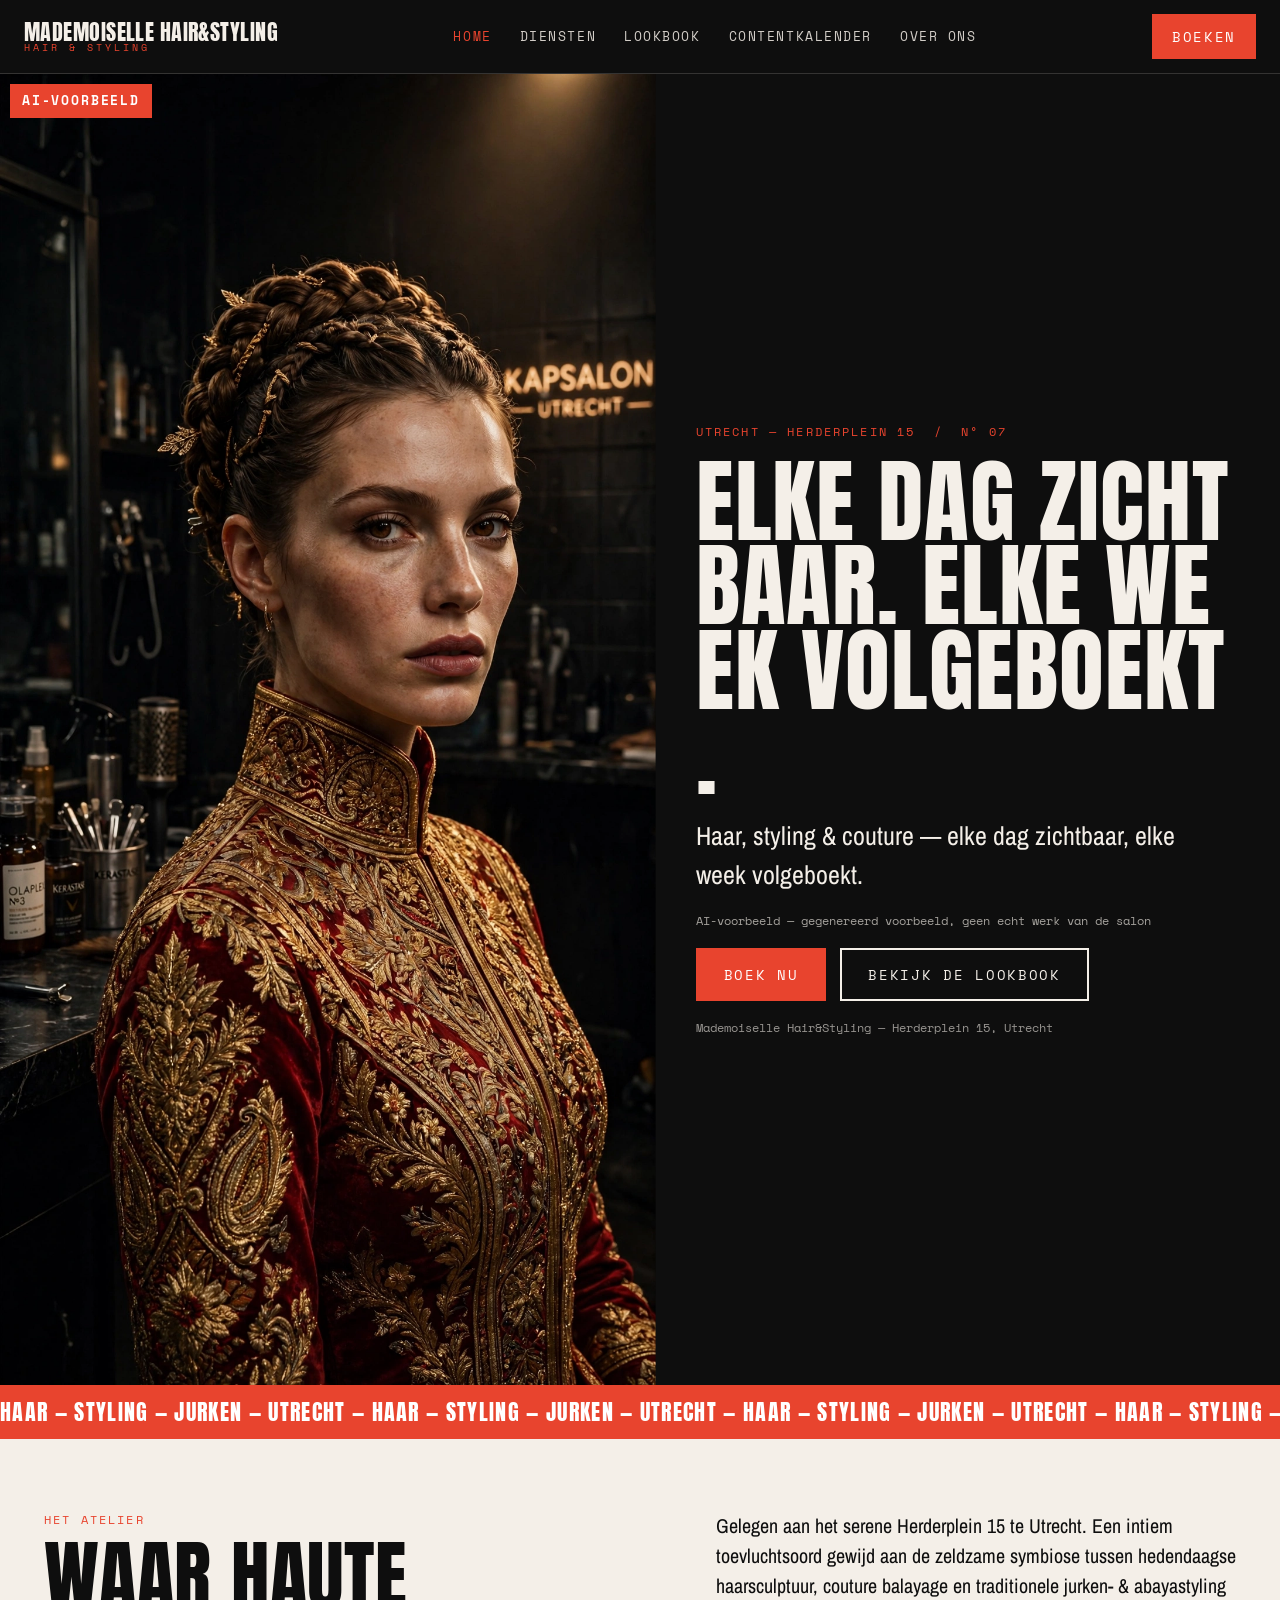
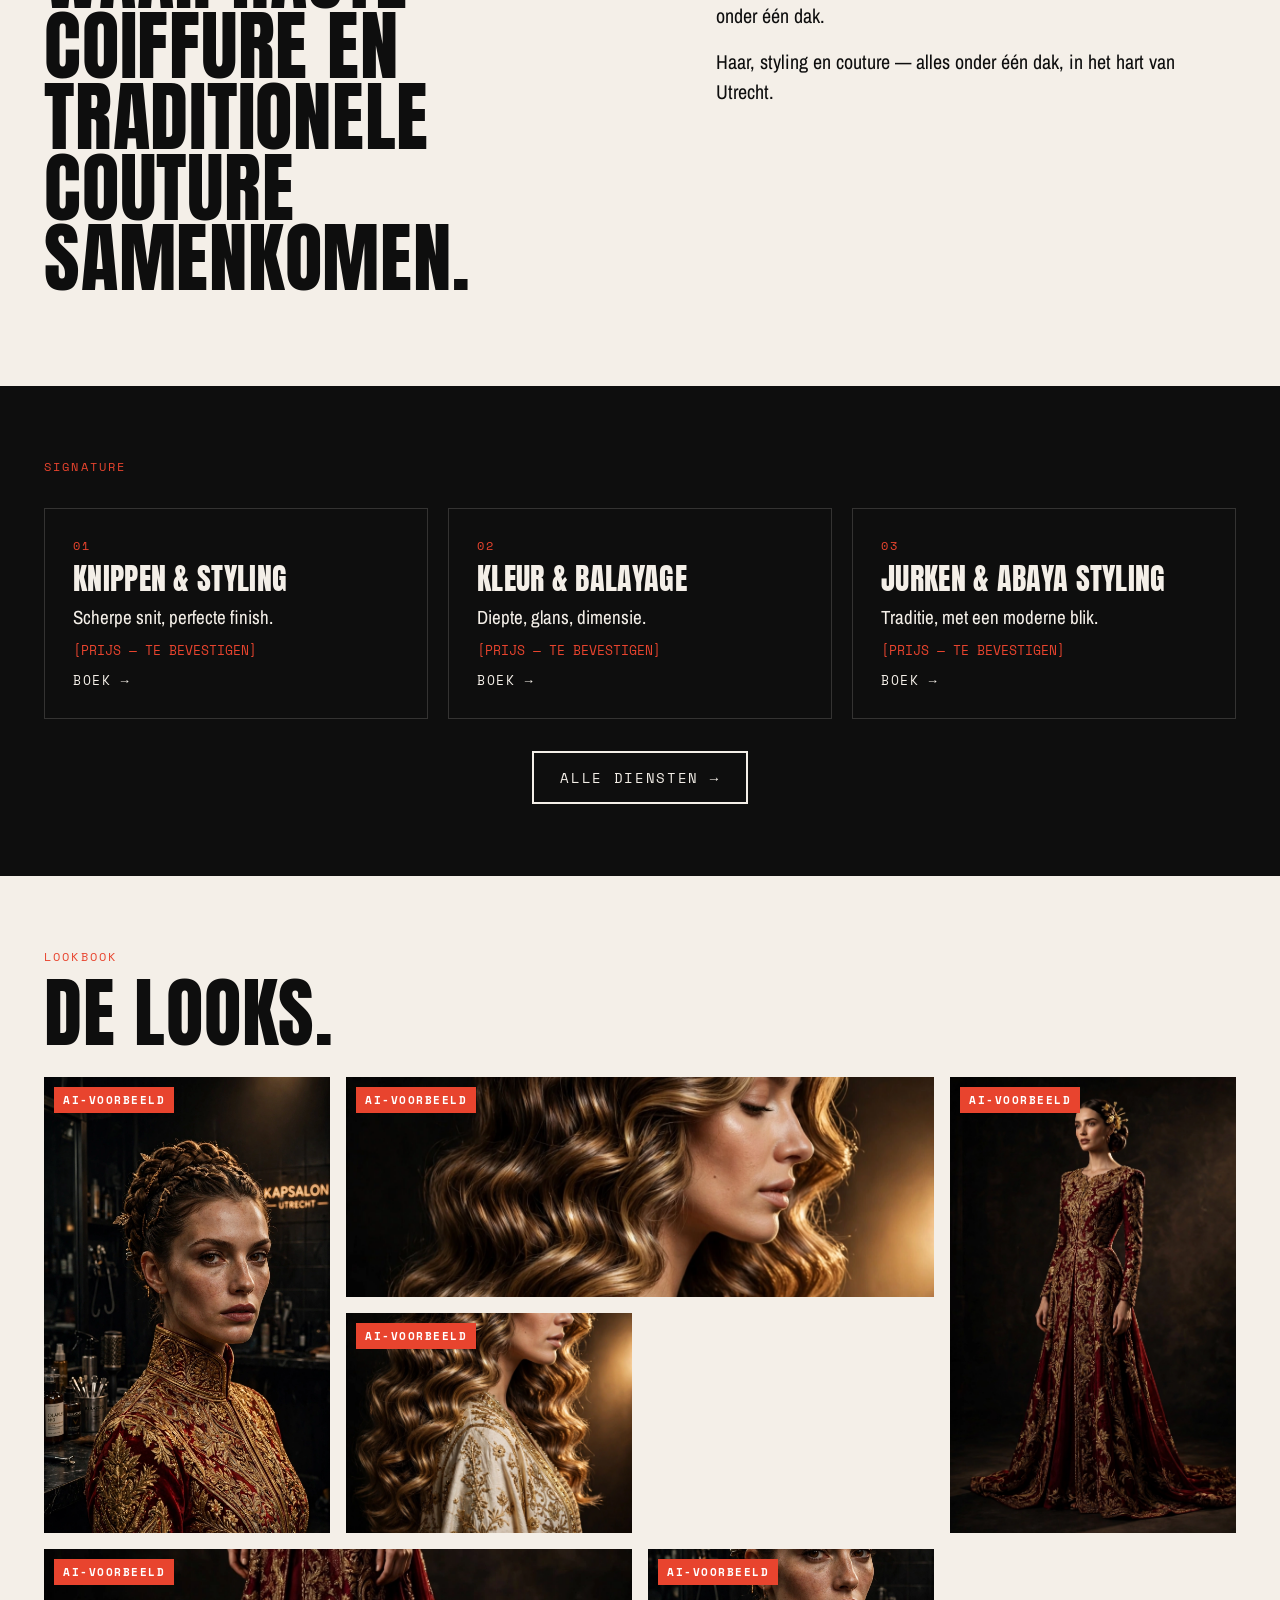
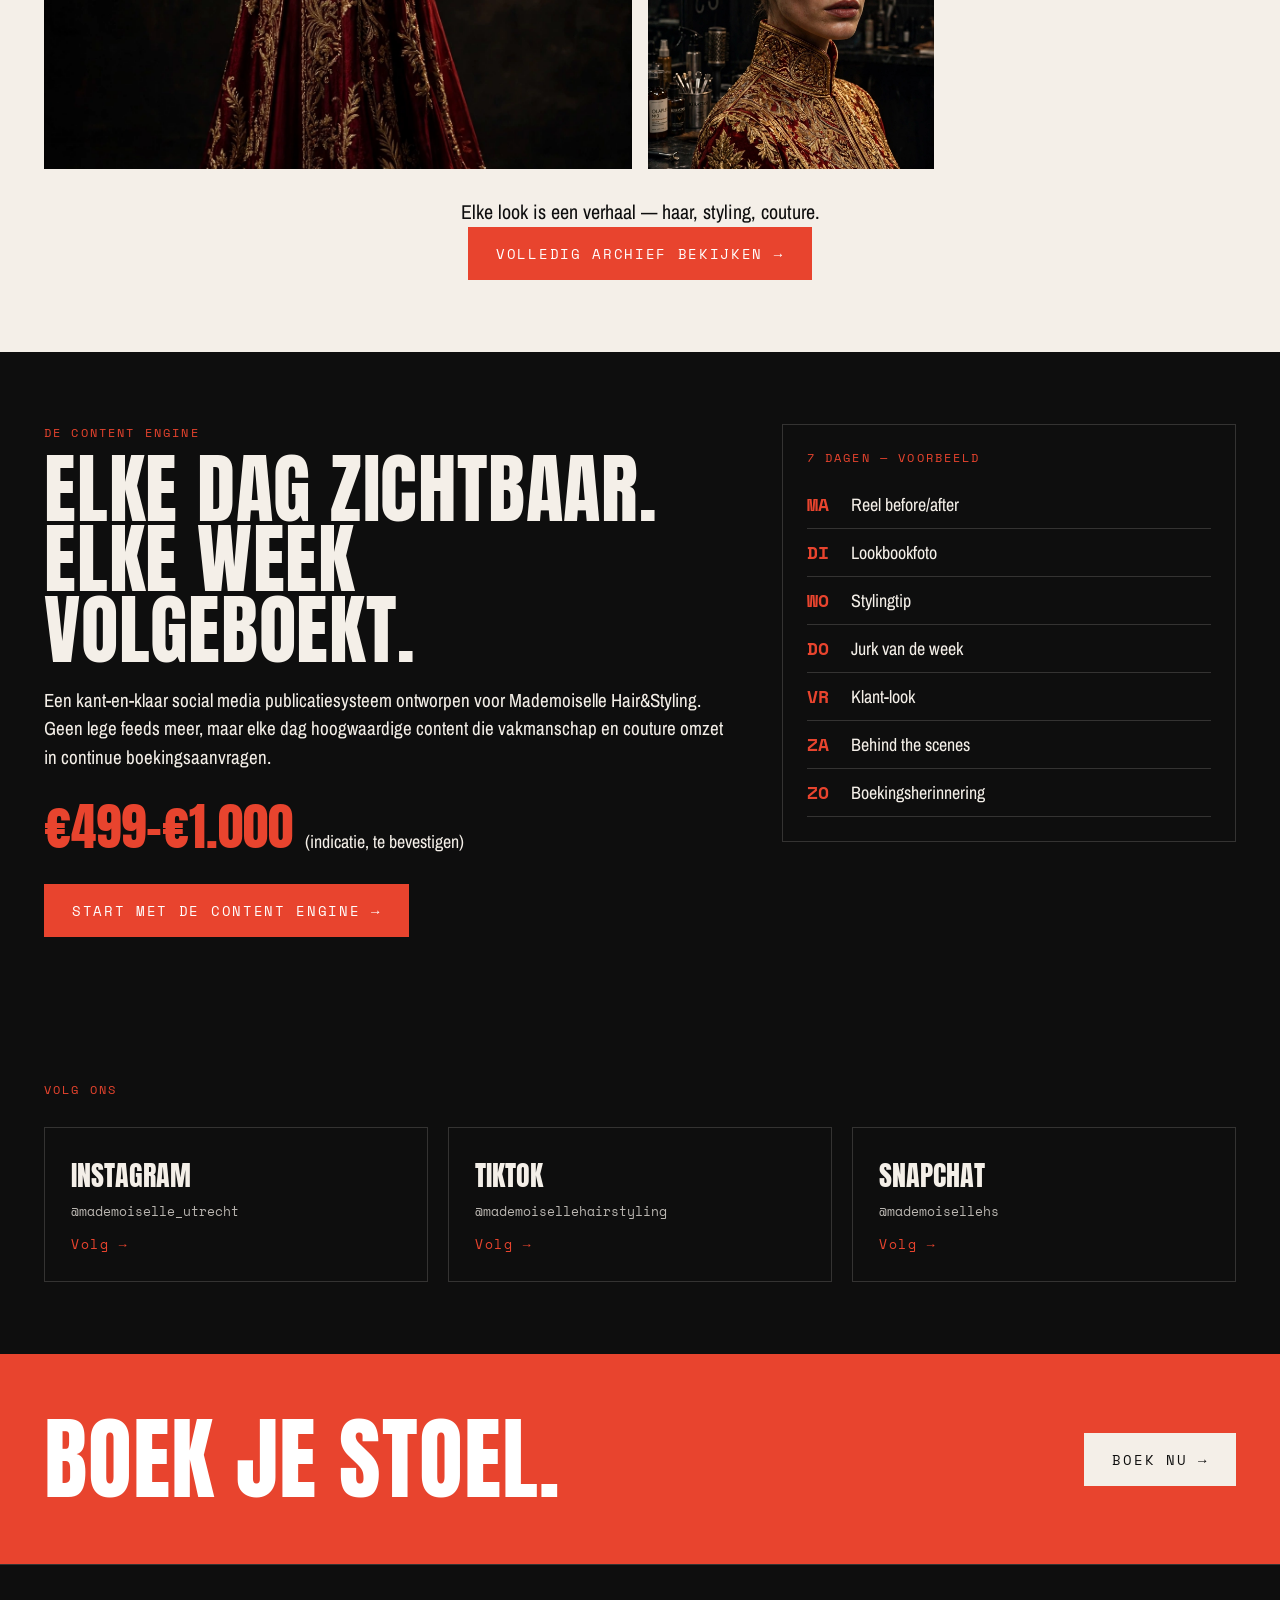
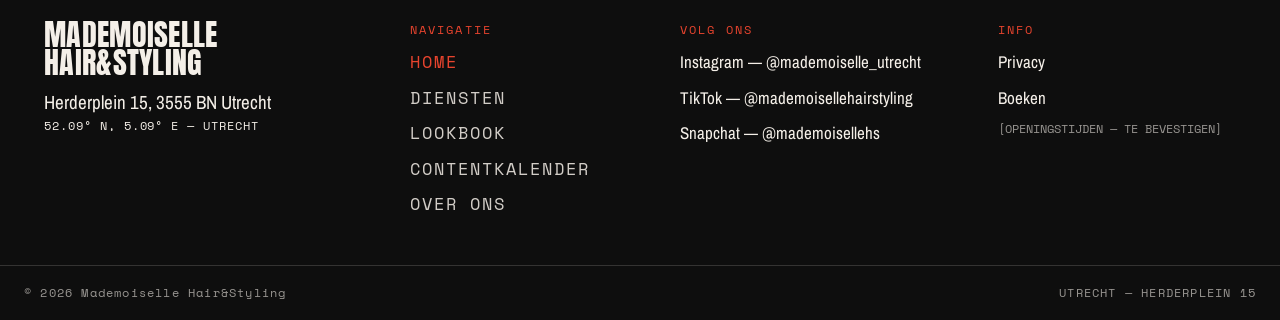
<file: index.html>
<!DOCTYPE html>
<html lang="nl">
<head>
<meta charset="utf-8">
<meta name="viewport" content="width=device-width, initial-scale=1">
<title>Home — Mademoiselle Hair&Styling</title>
<meta name="description" content="Mademoiselle Hair&Styling — haar, styling & couture in Utrecht. Elke dag zichtbaar, elke week volgeboekt.">
<link rel="stylesheet" href="/assets/css/style.css">
<link rel="icon" href="data:image/svg+xml,%3Csvg xmlns='http://www.w3.org/2000/svg' viewBox='0 0 32 32'%3E%3Crect width='32' height='32' fill='%230E0E0E'/%3E%3Ctext x='16' y='23' font-family='Arial Black' font-size='20' fill='%23E8442E' text-anchor='middle'%3EM%3C/text%3E%3C/svg%3E">

</head>
<body>
<header class="site-nav">
  <a class="brand" href="/"><span class="brand-name" data-site-name>Mademoiselle Hair&Styling</span><span class="brand-sub">HAIR &amp; STYLING</span></a>
  <nav class="nav-desktop" aria-label="Hoofdmenu"><a href="/" class="nav-link active">Home</a><a href="/diensten.html" class="nav-link">Diensten</a><a href="/lookbook.html" class="nav-link">Lookbook</a><a href="/contentkalender.html" class="nav-link">Contentkalender</a><a href="/over-ons.html" class="nav-link">Over ons</a></nav>
  <div class="nav-actions">
    <a class="btn btn-red btn-sm" href="/contact.html">Boeken</a>
    <button class="burger" id="burger" aria-label="Menu openen" aria-expanded="false"><span></span><span></span><span></span></button>
  </div>
</header>
<nav class="nav-mobile" id="mobileNav" aria-label="Mobiel menu"><a href="/" class="nav-link active">Home</a><a href="/diensten.html" class="nav-link">Diensten</a><a href="/lookbook.html" class="nav-link">Lookbook</a><a href="/contentkalender.html" class="nav-link">Contentkalender</a><a href="/over-ons.html" class="nav-link">Over ons</a><a href="/contact.html" class="nav-link">Boeken</a></nav>
<main>

<section class="hero">
  <div class="hero-img reveal-clip"><img src="/assets/img/ai-voorbeeld-01.webp" alt="Editorial portret — gevlochten updo en geborduurde jurk" style="object-position:50% 20%">
  <span class="ai-badge ai-badge-lg">AI-VOORBEELD</span></div>
  <div class="hero-copy">
    <p class="mono-label hero-eyebrow">UTRECHT — HERDERPLEIN 15 &nbsp;/&nbsp; N° 07</p>
    <h1 class="display hero-title" data-stagger>ELKE DAG ZICHTBAAR. ELKE WEEK VOLGEBOEKT.</h1>
    <p class="hero-sub">Haar, styling &amp; couture — elke dag zichtbaar, elke week volgeboekt.</p>
    <p class="hero-ai-note">AI-voorbeeld — gegenereerd voorbeeld, geen echt werk van de salon</p>
    <div class="hero-cta"><a class="btn btn-red" href="/contact.html">Boek nu</a>
    <a class="btn btn-outline" href="/lookbook.html">Bekijk de Lookbook</a></div>
    <p class="hero-small">Mademoiselle Hair&Styling — Herderplein 15, Utrecht</p>
  </div>
</section>
<div class="marquee" aria-hidden="true"><div class="marquee-track"><span>HAAR — STYLING — JURKEN — UTRECHT — HAAR — STYLING — JURKEN — UTRECHT — HAAR — STYLING — JURKEN — UTRECHT — HAAR — STYLING — JURKEN — UTRECHT — </span><span>HAAR — STYLING — JURKEN — UTRECHT — HAAR — STYLING — JURKEN — UTRECHT — HAAR — STYLING — JURKEN — UTRECHT — HAAR — STYLING — JURKEN — UTRECHT — </span></div></div>
<section class="intro"><div class="wrap intro-grid">
  <div><p class="mono-label">HET ATELIER</p>
  <h2 class="display h2">WAAR HAUTE COIFFURE EN TRADITIONELE COUTURE SAMENKOMEN.</h2></div>
  <div class="intro-body"><p>Gelegen aan het serene Herderplein 15 te Utrecht. Een intiem toevluchtsoord gewijd aan de zeldzame symbiose tussen hedendaagse haarsculptuur, couture balayage en traditionele jurken- &amp; abayastyling onder één dak.</p>
  <p>Haar, styling en couture — alles onder één dak, in het hart van Utrecht.</p></div>
</div></section>
<section class="services-teaser"><div class="wrap">
  <p class="mono-label">SIGNATURE</p>
  <div class="card-grid">
    <article class="card"><p class="mono-label">01</p><h3 class="display">KNIPPEN &amp; STYLING</h3><p>Scherpe snit, perfecte finish.</p><p class="price">[PRIJS — TE BEVESTIGEN]</p><a href="/contact.html">Boek →</a></article>
    <article class="card"><p class="mono-label">02</p><h3 class="display">KLEUR &amp; BALAYAGE</h3><p>Diepte, glans, dimensie.</p><p class="price">[PRIJS — TE BEVESTIGEN]</p><a href="/contact.html">Boek →</a></article>
    <article class="card"><p class="mono-label">03</p><h3 class="display">JURKEN &amp; ABAYA STYLING</h3><p>Traditie, met een moderne blik.</p><p class="price">[PRIJS — TE BEVESTIGEN]</p><a href="/contact.html">Boek →</a></article>
  </div>
  <p class="center"><a class="btn btn-outline" href="/diensten.html">Alle diensten →</a></p>
</div></section>
<section class="look-preview"><div class="wrap">
  <p class="mono-label">LOOKBOOK</p>
  <h2 class="display h2">DE LOOKS.</h2>
  <div class="look-grid">
    <figure class="tile tall" data-cat="haar"><div class="tile-img"><img src="/assets/img/ai-voorbeeld-01.webp" alt="Gevlochten updo met geborduurde jurk" loading="lazy" style="object-position:50% 15%"><span class="ai-badge">AI-VOORBEELD</span></div><figcaption><span class="cap-look">LOOK 01 — HAAR</span><span class="cap-note">AI-voorbeeld — gegenereerd voorbeeld, geen echt werk van de salon</span></figcaption></figure>
    <figure class="tile wide" data-cat="haar"><div class="tile-img"><img src="/assets/img/ai-voorbeeld-02.webp" alt="Balayage-golven met geborduurde abaya" loading="lazy" style="object-position:50% 30%"><span class="ai-badge">AI-VOORBEELD</span></div><figcaption><span class="cap-look">LOOK 02 — HAAR</span><span class="cap-note">AI-voorbeeld — gegenereerd voorbeeld, geen echt werk van de salon</span></figcaption></figure>
    <figure class="tile tall" data-cat="styling"><div class="tile-img"><img src="/assets/img/ai-voorbeeld-03.webp" alt="Sculpted bun met gouden haaraccessoires" loading="lazy" style="object-position:50% 10%"><span class="ai-badge">AI-VOORBEELD</span></div><figcaption><span class="cap-look">LOOK 03 — STYLING</span><span class="cap-note">AI-voorbeeld — gegenereerd voorbeeld, geen echt werk van de salon</span></figcaption></figure>
    <figure class="tile sq" data-cat="haar"><div class="tile-img"><img src="/assets/img/ai-voorbeeld-02.webp" alt="Glanzende balayage, zijprofiel" loading="lazy" style="object-position:50% 60%"><span class="ai-badge">AI-VOORBEELD</span></div><figcaption><span class="cap-look">LOOK 04 — HAAR</span><span class="cap-note">AI-voorbeeld — gegenereerd voorbeeld, geen echt werk van de salon</span></figcaption></figure>
    <figure class="tile wide" data-cat="jurken"><div class="tile-img"><img src="/assets/img/ai-voorbeeld-03.webp" alt="Geborduurde jurk, volledige styling" loading="lazy" style="object-position:50% 70%"><span class="ai-badge">AI-VOORBEELD</span></div><figcaption><span class="cap-look">LOOK 05 — JURKEN &amp; ABAYA</span><span class="cap-note">AI-voorbeeld — gegenereerd voorbeeld, geen echt werk van de salon</span></figcaption></figure>
    <figure class="tile sq" data-cat="styling"><div class="tile-img"><img src="/assets/img/ai-voorbeeld-01.webp" alt="Gevlochten updo, detail" loading="lazy" style="object-position:50% 55%"><span class="ai-badge">AI-VOORBEELD</span></div><figcaption><span class="cap-look">LOOK 06 — STYLING</span><span class="cap-note">AI-voorbeeld — gegenereerd voorbeeld, geen echt werk van de salon</span></figcaption></figure>
  </div>
  <p class="center look-note">Elke look is een verhaal — haar, styling, couture.</p>
  <p class="center"><a class="btn btn-red" href="/lookbook.html">Volledig archief bekijken →</a></p>
</div></section>
<section class="engine-teaser"><div class="wrap engine-grid">
  <div><p class="mono-label">DE CONTENT ENGINE</p>
  <h2 class="display h2">ELKE DAG ZICHTBAAR. ELKE WEEK VOLGEBOEKT.</h2>
  <p>Een kant-en-klaar social media publicatiesysteem ontworpen voor Mademoiselle Hair&Styling. Geen lege feeds meer, maar elke dag hoogwaardige content die vakmanschap en couture omzet in continue boekingsaanvragen.</p>
  <p class="price-big">€499–€1.000 <span>(indicatie, te bevestigen)</span></p>
  <a class="btn btn-red" href="/contentkalender.html">Start met de Content Engine →</a></div>
  <div class="mini-cal">
    <p class="mono-label">7 DAGEN — VOORBEELD</p>
    <ul>
      <li><b>MA</b><span>Reel before/after</span></li>
      <li><b>DI</b><span>Lookbookfoto</span></li>
      <li><b>WO</b><span>Stylingtip</span></li>
      <li><b>DO</b><span>Jurk van de week</span></li>
      <li><b>VR</b><span>Klant-look</span></li>
      <li><b>ZA</b><span>Behind the scenes</span></li>
      <li><b>ZO</b><span>Boekingsherinnering</span></li>
    </ul>
  </div>
</div></section>
<section class="social-strip"><div class="wrap">
<p class="mono-label">VOLG ONS</p>
<div class="social-grid">
<a class="social-card" href="https://www.instagram.com/mademoiselle_utrecht" rel="noopener"><span class="social-name">INSTAGRAM</span><span class="social-handle">@mademoiselle_utrecht</span><span class="social-go">Volg →</span></a>
<a class="social-card" href="https://www.tiktok.com/@mademoisellehairstyling" rel="noopener"><span class="social-name">TIKTOK</span><span class="social-handle">@mademoisellehairstyling</span><span class="social-go">Volg →</span></a>
<a class="social-card" href="https://www.snapchat.com/@mademoisellehs" rel="noopener"><span class="social-name">SNAPCHAT</span><span class="social-handle">@mademoisellehs</span><span class="social-go">Volg →</span></a>
</div></div></section>
<section class="cta-band"><div class="wrap"><h2 class="display">BOEK JE STOEL.</h2><a class="btn btn-ivory" href="/contact.html">Boek nu →</a></div></section>

</main>
<footer class="site-footer">
  <div class="foot-grid">
    <div class="foot-brand"><span class="display foot-logo" data-site-name>Mademoiselle Hair&Styling</span>
      <p>Herderplein 15, 3555 BN Utrecht</p>
      <p class="mono-sm">52.09° N, 5.09° E — UTRECHT</p></div>
    <div class="foot-col"><p class="mono-label">NAVIGATIE</p><a href="/" class="nav-link active">Home</a><a href="/diensten.html" class="nav-link">Diensten</a><a href="/lookbook.html" class="nav-link">Lookbook</a><a href="/contentkalender.html" class="nav-link">Contentkalender</a><a href="/over-ons.html" class="nav-link">Over ons</a></div>
    <div class="foot-col"><p class="mono-label">VOLG ONS</p>
      <a href="https://www.instagram.com/mademoiselle_utrecht" rel="noopener">Instagram — @mademoiselle_utrecht</a>
      <a href="https://www.tiktok.com/@mademoisellehairstyling" rel="noopener">TikTok — @mademoisellehairstyling</a>
      <a href="https://www.snapchat.com/@mademoisellehs" rel="noopener">Snapchat — @mademoisellehs</a></div>
    <div class="foot-col"><p class="mono-label">INFO</p>
      <a href="/privacy.html">Privacy</a>
      <a href="/contact.html">Boeken</a>
      <p class="foot-note">[OPENINGSTIJDEN — TE BEVESTIGEN]</p></div>
  </div>
  <div class="foot-base"><span>© 2026 <span data-site-name>Mademoiselle Hair&Styling</span></span><span>UTRECHT — HERDERPLEIN 15</span></div>
</footer>
<nav class="tabbar" aria-label="Snelle navigatie"><a href="/" class="tab active">Home</a><a href="/diensten.html" class="tab">Diensten</a><a href="/lookbook.html" class="tab">Lookbook</a><a href="/contentkalender.html" class="tab">Kalender</a><a href="/contact.html" class="tab">Boeken</a></nav>
<script src="/assets/js/site.js"></script>
</body>
</html>
</file>
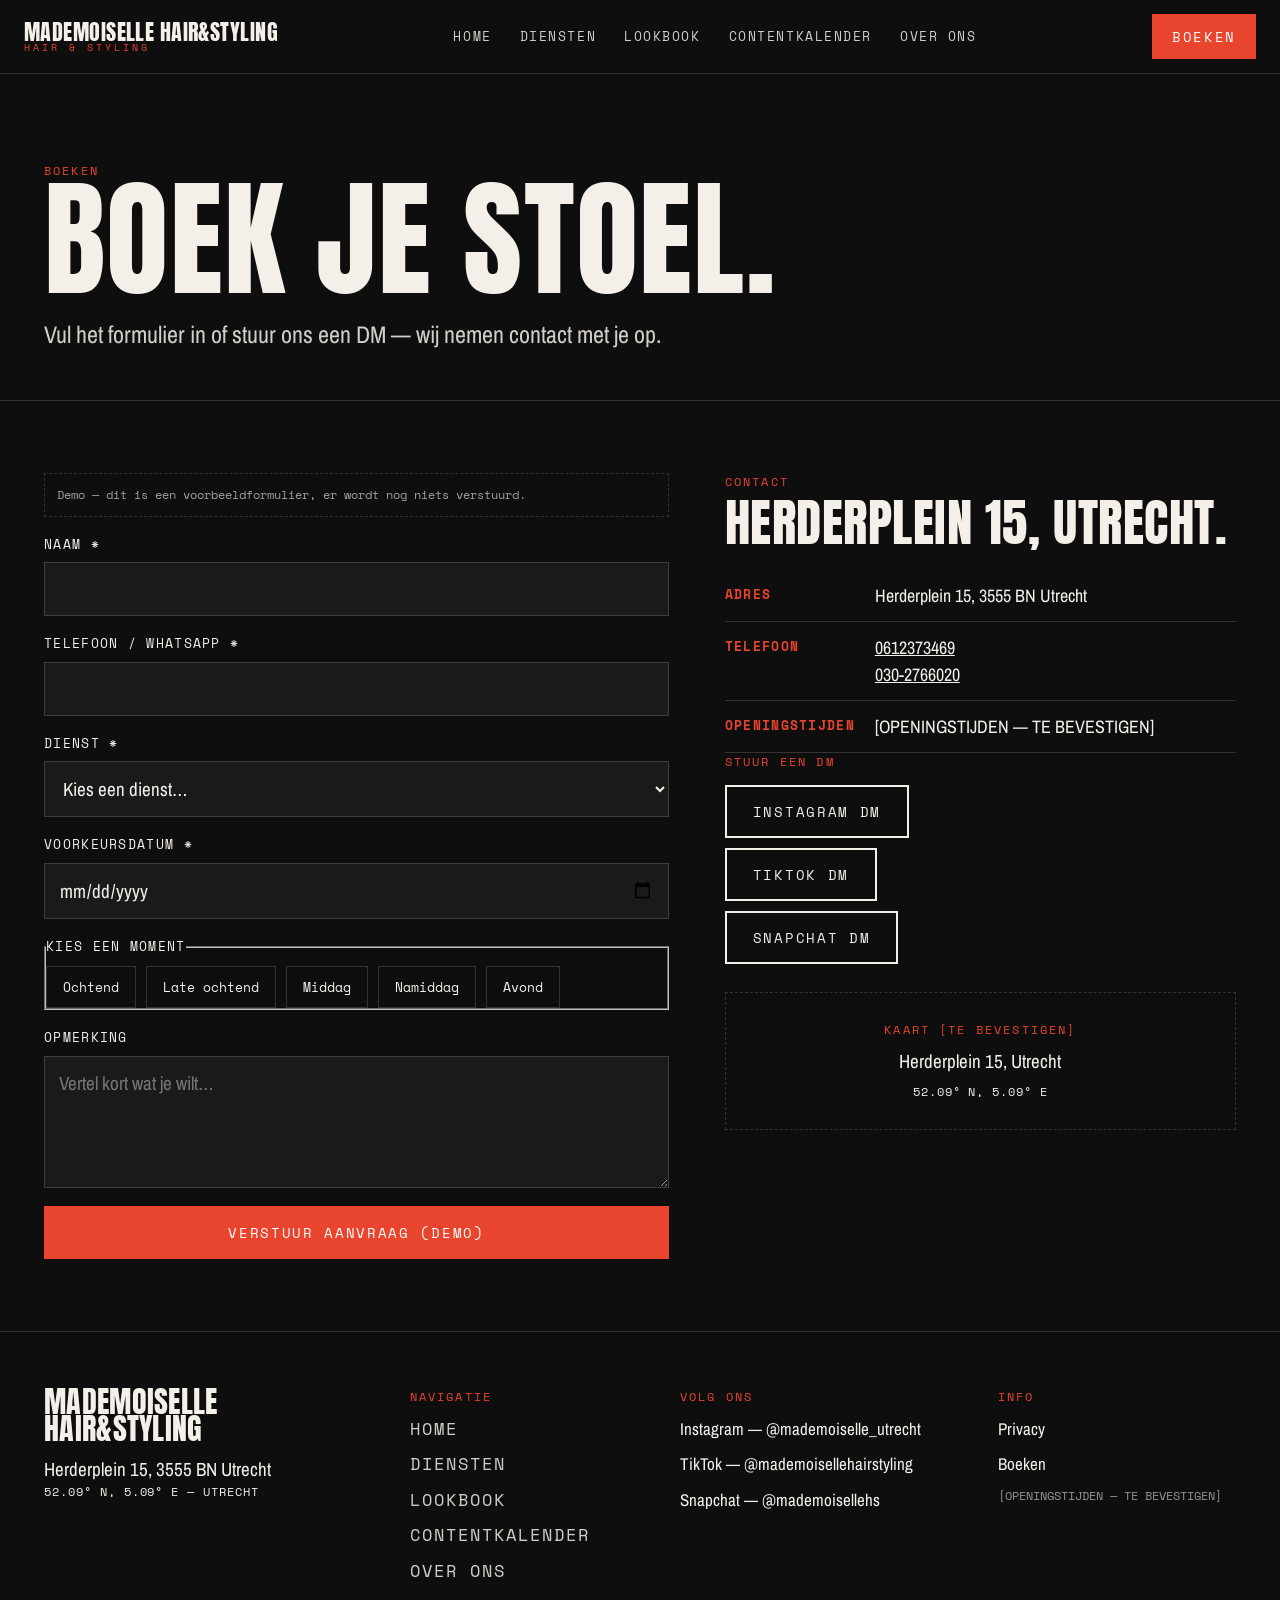
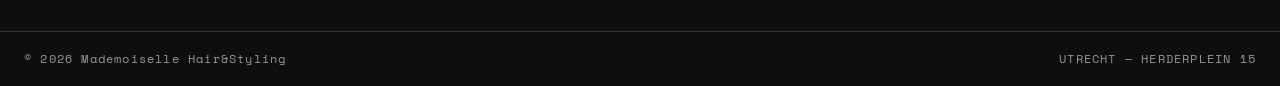
<file: contact.html>
<!DOCTYPE html>
<html lang="nl">
<head>
<meta charset="utf-8">
<meta name="viewport" content="width=device-width, initial-scale=1">
<title>Boeken — Mademoiselle Hair&Styling</title>
<meta name="description" content="Boek je stoel bij Mademoiselle Hair&Styling, Herderplein 15, Utrecht.">
<link rel="stylesheet" href="/assets/css/style.css">
<link rel="icon" href="data:image/svg+xml,%3Csvg xmlns='http://www.w3.org/2000/svg' viewBox='0 0 32 32'%3E%3Crect width='32' height='32' fill='%230E0E0E'/%3E%3Ctext x='16' y='23' font-family='Arial Black' font-size='20' fill='%23E8442E' text-anchor='middle'%3EM%3C/text%3E%3C/svg%3E">

</head>
<body>
<header class="site-nav">
  <a class="brand" href="/"><span class="brand-name" data-site-name>Mademoiselle Hair&Styling</span><span class="brand-sub">HAIR &amp; STYLING</span></a>
  <nav class="nav-desktop" aria-label="Hoofdmenu"><a href="/" class="nav-link">Home</a><a href="/diensten.html" class="nav-link">Diensten</a><a href="/lookbook.html" class="nav-link">Lookbook</a><a href="/contentkalender.html" class="nav-link">Contentkalender</a><a href="/over-ons.html" class="nav-link">Over ons</a></nav>
  <div class="nav-actions">
    <a class="btn btn-red btn-sm" href="/contact.html">Boeken</a>
    <button class="burger" id="burger" aria-label="Menu openen" aria-expanded="false"><span></span><span></span><span></span></button>
  </div>
</header>
<nav class="nav-mobile" id="mobileNav" aria-label="Mobiel menu"><a href="/" class="nav-link">Home</a><a href="/diensten.html" class="nav-link">Diensten</a><a href="/lookbook.html" class="nav-link">Lookbook</a><a href="/contentkalender.html" class="nav-link">Contentkalender</a><a href="/over-ons.html" class="nav-link">Over ons</a><a href="/contact.html" class="nav-link">Boeken</a></nav>
<main>

<section class="page-head"><div class="wrap">
  <p class="mono-label">BOEKEN</p>
  <h1 class="display h1">BOEK JE STOEL.</h1>
  <p class="lede">Vul het formulier in of stuur ons een DM — wij nemen contact met je op.</p>
</div></section>
<section class="contact-sec"><div class="wrap contact-grid">
  <form class="book-form" id="bookForm" novalidate>
    <p class="form-note">Demo — dit is een voorbeeldformulier, er wordt nog niets verstuurd.</p>
    <label>Naam *<input type="text" name="naam" required autocomplete="name"></label>
    <label>Telefoon / WhatsApp *<input type="tel" name="telefoon" required autocomplete="tel"></label>
    <label>Dienst *
      <select name="dienst" required>
        <option value="">Kies een dienst…</option>
        <option>Knippen &amp; Styling</option>
        <option>Kleur &amp; Balayage</option>
        <option>Styling &amp; Occasies</option>
        <option>Jurken &amp; Abaya styling</option>
      </select></label>
    <label>Voorkeursdatum *<input type="date" name="datum" required></label>
    <fieldset class="slots"><legend>Kies een moment</legend>
      <div class="slot-chips" id="slotChips">
        <button type="button" class="slot">Ochtend</button>
        <button type="button" class="slot">Late ochtend</button>
        <button type="button" class="slot">Middag</button>
        <button type="button" class="slot">Namiddag</button>
        <button type="button" class="slot">Avond</button>
      </div>
    </fieldset>
    <label>Opmerking<textarea name="opmerking" rows="4" placeholder="Vertel kort wat je wilt…"></textarea></label>
    <button class="btn btn-red" type="submit">Verstuur aanvraag (Demo)</button>
    <p class="form-success" id="formSuccess" hidden>Bedankt — dit is een demo, je aanvraag is niet verstuurd. Neem contact op via de gegevens hiernaast om echt te boeken.</p>
  </form>
  <aside class="contact-info">
    <p class="mono-label">CONTACT</p>
    <h2 class="display h2-sm">HERDERPLEIN 15, UTRECHT.</h2>
    <ul class="fact-list">
      <li><b>Adres</b><span>Herderplein 15, 3555 BN Utrecht</span></li>
      <li><b>Telefoon</b><span><a href="tel:0612373469">0612373469</a><br><a href="tel:0302766020">030-2766020</a></span></li>
      <li><b>Openingstijden</b><span>[OPENINGSTIJDEN — TE BEVESTIGEN]</span></li>
    </ul>
    <p class="mono-label">STUUR EEN DM</p>
    <div class="dm-btns">
      <a class="btn btn-outline" href="https://www.instagram.com/mademoiselle_utrecht" rel="noopener">Instagram DM</a>
      <a class="btn btn-outline" href="https://www.tiktok.com/@mademoisellehairstyling" rel="noopener">TikTok DM</a>
      <a class="btn btn-outline" href="https://www.snapchat.com/@mademoisellehs" rel="noopener">Snapchat DM</a>
    </div>
    <div class="map-ph"><span class="mono-label">KAART [TE BEVESTIGEN]</span><span>Herderplein 15, Utrecht</span><span class="mono-sm">52.09° N, 5.09° E</span></div>
  </aside>
</div></section>

</main>
<footer class="site-footer">
  <div class="foot-grid">
    <div class="foot-brand"><span class="display foot-logo" data-site-name>Mademoiselle Hair&Styling</span>
      <p>Herderplein 15, 3555 BN Utrecht</p>
      <p class="mono-sm">52.09° N, 5.09° E — UTRECHT</p></div>
    <div class="foot-col"><p class="mono-label">NAVIGATIE</p><a href="/" class="nav-link">Home</a><a href="/diensten.html" class="nav-link">Diensten</a><a href="/lookbook.html" class="nav-link">Lookbook</a><a href="/contentkalender.html" class="nav-link">Contentkalender</a><a href="/over-ons.html" class="nav-link">Over ons</a></div>
    <div class="foot-col"><p class="mono-label">VOLG ONS</p>
      <a href="https://www.instagram.com/mademoiselle_utrecht" rel="noopener">Instagram — @mademoiselle_utrecht</a>
      <a href="https://www.tiktok.com/@mademoisellehairstyling" rel="noopener">TikTok — @mademoisellehairstyling</a>
      <a href="https://www.snapchat.com/@mademoisellehs" rel="noopener">Snapchat — @mademoisellehs</a></div>
    <div class="foot-col"><p class="mono-label">INFO</p>
      <a href="/privacy.html">Privacy</a>
      <a href="/contact.html">Boeken</a>
      <p class="foot-note">[OPENINGSTIJDEN — TE BEVESTIGEN]</p></div>
  </div>
  <div class="foot-base"><span>© 2026 <span data-site-name>Mademoiselle Hair&Styling</span></span><span>UTRECHT — HERDERPLEIN 15</span></div>
</footer>
<nav class="tabbar" aria-label="Snelle navigatie"><a href="/" class="tab">Home</a><a href="/diensten.html" class="tab">Diensten</a><a href="/lookbook.html" class="tab">Lookbook</a><a href="/contentkalender.html" class="tab">Kalender</a><a href="/contact.html" class="tab active">Boeken</a></nav>
<script src="/assets/js/site.js"></script>
</body>
</html>
</file>
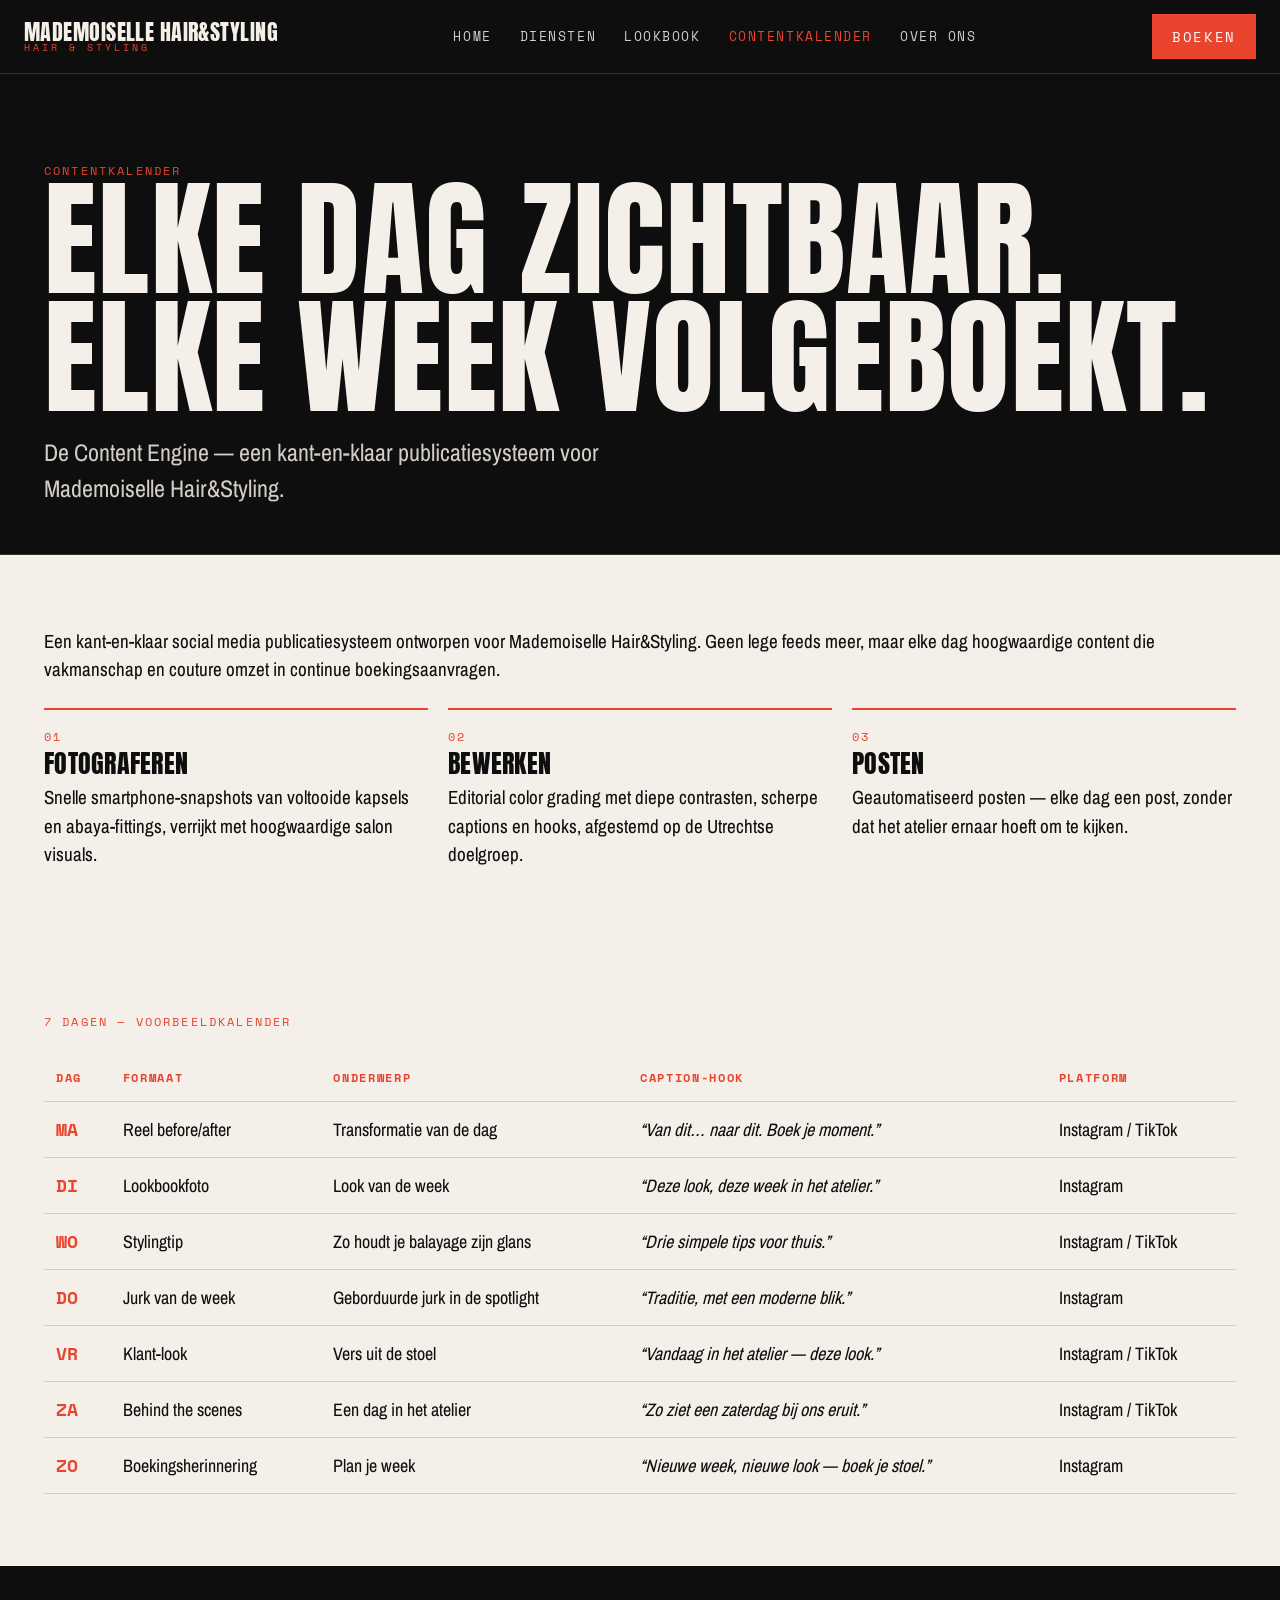
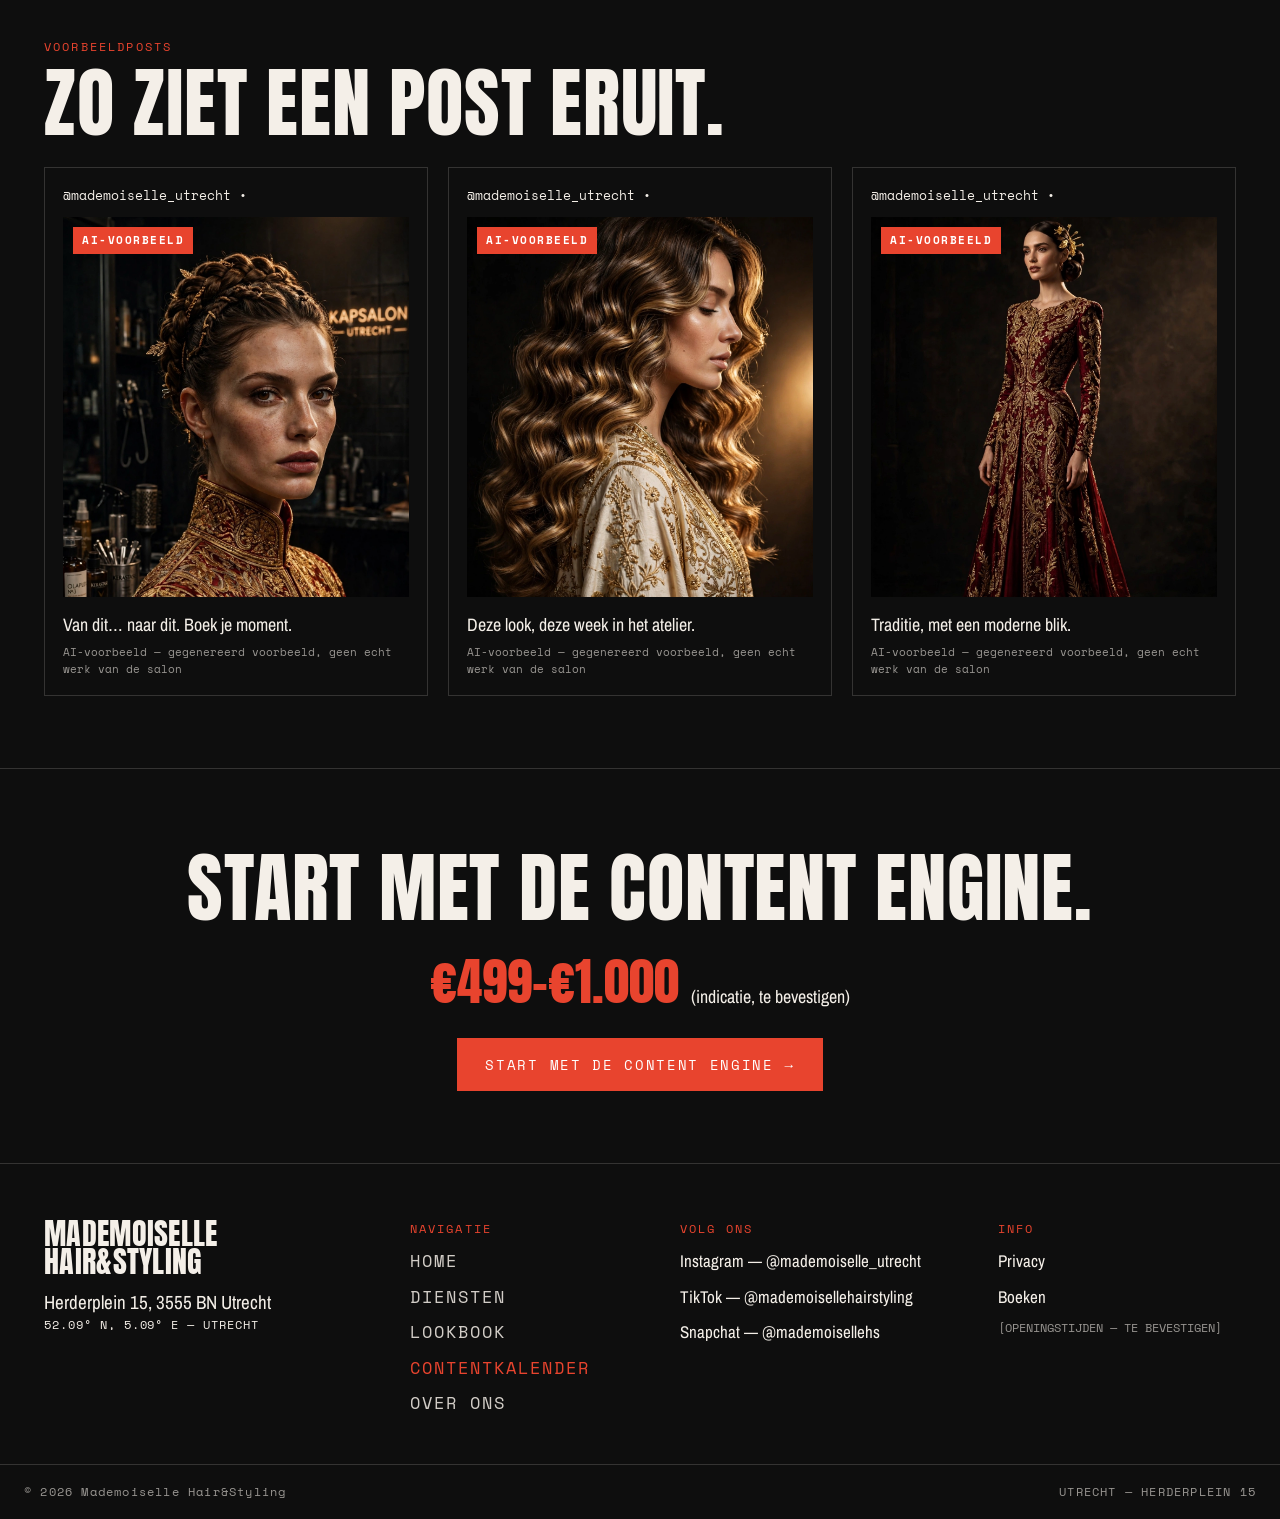
<file: contentkalender.html>
<!DOCTYPE html>
<html lang="nl">
<head>
<meta charset="utf-8">
<meta name="viewport" content="width=device-width, initial-scale=1">
<title>Contentkalender — Mademoiselle Hair&Styling</title>
<meta name="description" content="De Content Engine — een 7-daagse voorbeeldkalender voor Mademoiselle Hair&Styling.">
<link rel="stylesheet" href="/assets/css/style.css">
<link rel="icon" href="data:image/svg+xml,%3Csvg xmlns='http://www.w3.org/2000/svg' viewBox='0 0 32 32'%3E%3Crect width='32' height='32' fill='%230E0E0E'/%3E%3Ctext x='16' y='23' font-family='Arial Black' font-size='20' fill='%23E8442E' text-anchor='middle'%3EM%3C/text%3E%3C/svg%3E">

</head>
<body>
<header class="site-nav">
  <a class="brand" href="/"><span class="brand-name" data-site-name>Mademoiselle Hair&Styling</span><span class="brand-sub">HAIR &amp; STYLING</span></a>
  <nav class="nav-desktop" aria-label="Hoofdmenu"><a href="/" class="nav-link">Home</a><a href="/diensten.html" class="nav-link">Diensten</a><a href="/lookbook.html" class="nav-link">Lookbook</a><a href="/contentkalender.html" class="nav-link active">Contentkalender</a><a href="/over-ons.html" class="nav-link">Over ons</a></nav>
  <div class="nav-actions">
    <a class="btn btn-red btn-sm" href="/contact.html">Boeken</a>
    <button class="burger" id="burger" aria-label="Menu openen" aria-expanded="false"><span></span><span></span><span></span></button>
  </div>
</header>
<nav class="nav-mobile" id="mobileNav" aria-label="Mobiel menu"><a href="/" class="nav-link">Home</a><a href="/diensten.html" class="nav-link">Diensten</a><a href="/lookbook.html" class="nav-link">Lookbook</a><a href="/contentkalender.html" class="nav-link active">Contentkalender</a><a href="/over-ons.html" class="nav-link">Over ons</a><a href="/contact.html" class="nav-link">Boeken</a></nav>
<main>

<section class="page-head"><div class="wrap">
  <p class="mono-label">CONTENTKALENDER</p>
  <h1 class="display h1">ELKE DAG ZICHTBAAR. ELKE WEEK VOLGEBOEKT.</h1>
  <p class="lede">De Content Engine — een kant-en-klaar publicatiesysteem voor Mademoiselle Hair&Styling.</p>
</div></section>
<section class="engine-expl"><div class="wrap">
  <p>Een kant-en-klaar social media publicatiesysteem ontworpen voor Mademoiselle Hair&Styling. Geen lege feeds meer, maar elke dag hoogwaardige content die vakmanschap en couture omzet in continue boekingsaanvragen.</p>
  <div class="steps-grid">
    <article><p class="mono-label">01</p><h3 class="display">FOTOGRAFEREN</h3><p>Snelle smartphone-snapshots van voltooide kapsels en abaya-fittings, verrijkt met hoogwaardige salon visuals.</p></article>
    <article><p class="mono-label">02</p><h3 class="display">BEWERKEN</h3><p>Editorial color grading met diepe contrasten, scherpe captions en hooks, afgestemd op de Utrechtse doelgroep.</p></article>
    <article><p class="mono-label">03</p><h3 class="display">POSTEN</h3><p>Geautomatiseerd posten — elke dag een post, zonder dat het atelier ernaar hoeft om te kijken.</p></article>
  </div>
</div></section>
<section class="cal-sec"><div class="wrap">
  <p class="mono-label">7 DAGEN — VOORBEELDKALENDER</p>
  <div class="table-scroll"><table class="cal-table">
    <thead><tr><th>Dag</th><th>Formaat</th><th>Onderwerp</th><th>Caption-hook</th><th>Platform</th></tr></thead>
    <tbody><tr><td class="cal-day">MA</td><td>Reel before/after</td><td>Transformatie van de dag</td><td class="cal-hook">“Van dit… naar dit. Boek je moment.”</td><td>Instagram / TikTok</td></tr>
<tr><td class="cal-day">DI</td><td>Lookbookfoto</td><td>Look van de week</td><td class="cal-hook">“Deze look, deze week in het atelier.”</td><td>Instagram</td></tr>
<tr><td class="cal-day">WO</td><td>Stylingtip</td><td>Zo houdt je balayage zijn glans</td><td class="cal-hook">“Drie simpele tips voor thuis.”</td><td>Instagram / TikTok</td></tr>
<tr><td class="cal-day">DO</td><td>Jurk van de week</td><td>Geborduurde jurk in de spotlight</td><td class="cal-hook">“Traditie, met een moderne blik.”</td><td>Instagram</td></tr>
<tr><td class="cal-day">VR</td><td>Klant-look</td><td>Vers uit de stoel</td><td class="cal-hook">“Vandaag in het atelier — deze look.”</td><td>Instagram / TikTok</td></tr>
<tr><td class="cal-day">ZA</td><td>Behind the scenes</td><td>Een dag in het atelier</td><td class="cal-hook">“Zo ziet een zaterdag bij ons eruit.”</td><td>Instagram / TikTok</td></tr>
<tr><td class="cal-day">ZO</td><td>Boekingsherinnering</td><td>Plan je week</td><td class="cal-hook">“Nieuwe week, nieuwe look — boek je stoel.”</td><td>Instagram</td></tr></tbody>
  </table></div>
  <div class="cal-cards"><article class="cal-card"><p class="mono-label">MA</p><h3>Reel before/after</h3><p>Transformatie van de dag</p><p class="cal-hook">“Van dit… naar dit. Boek je moment.”</p><p class="mono-sm">Instagram / TikTok</p></article>
<article class="cal-card"><p class="mono-label">DI</p><h3>Lookbookfoto</h3><p>Look van de week</p><p class="cal-hook">“Deze look, deze week in het atelier.”</p><p class="mono-sm">Instagram</p></article>
<article class="cal-card"><p class="mono-label">WO</p><h3>Stylingtip</h3><p>Zo houdt je balayage zijn glans</p><p class="cal-hook">“Drie simpele tips voor thuis.”</p><p class="mono-sm">Instagram / TikTok</p></article>
<article class="cal-card"><p class="mono-label">DO</p><h3>Jurk van de week</h3><p>Geborduurde jurk in de spotlight</p><p class="cal-hook">“Traditie, met een moderne blik.”</p><p class="mono-sm">Instagram</p></article>
<article class="cal-card"><p class="mono-label">VR</p><h3>Klant-look</h3><p>Vers uit de stoel</p><p class="cal-hook">“Vandaag in het atelier — deze look.”</p><p class="mono-sm">Instagram / TikTok</p></article>
<article class="cal-card"><p class="mono-label">ZA</p><h3>Behind the scenes</h3><p>Een dag in het atelier</p><p class="cal-hook">“Zo ziet een zaterdag bij ons eruit.”</p><p class="mono-sm">Instagram / TikTok</p></article>
<article class="cal-card"><p class="mono-label">ZO</p><h3>Boekingsherinnering</h3><p>Plan je week</p><p class="cal-hook">“Nieuwe week, nieuwe look — boek je stoel.”</p><p class="mono-sm">Instagram</p></article></div>
</div></section>
<section class="mockups"><div class="wrap">
  <p class="mono-label">VOORBEELDPOSTS</p>
  <h2 class="display h2">ZO ZIET EEN POST ERUIT.</h2>
  <div class="mock-grid">
    <article class="phone-mock"><div class="phone-head"><span>@mademoiselle_utrecht</span><span>•</span></div>
      <div class="tile-img phone-img"><img src="/assets/img/ai-voorbeeld-01.webp" alt="Voorbeeldpost — gevlochten updo" style="object-position:50% 20%"><span class="ai-badge">AI-VOORBEELD</span></div>
      <p class="mock-cap">Van dit… naar dit. Boek je moment.</p>
      <p class="cap-note">AI-voorbeeld — gegenereerd voorbeeld, geen echt werk van de salon</p></article>
    <article class="phone-mock"><div class="phone-head"><span>@mademoiselle_utrecht</span><span>•</span></div>
      <div class="tile-img phone-img"><img src="/assets/img/ai-voorbeeld-02.webp" alt="Voorbeeldpost — balayage met abaya" style="object-position:50% 30%"><span class="ai-badge">AI-VOORBEELD</span></div>
      <p class="mock-cap">Deze look, deze week in het atelier.</p>
      <p class="cap-note">AI-voorbeeld — gegenereerd voorbeeld, geen echt werk van de salon</p></article>
    <article class="phone-mock"><div class="phone-head"><span>@mademoiselle_utrecht</span><span>•</span></div>
      <div class="tile-img phone-img"><img src="/assets/img/ai-voorbeeld-03.webp" alt="Voorbeeldpost — sculpted bun met jurk" style="object-position:50% 15%"><span class="ai-badge">AI-VOORBEELD</span></div>
      <p class="mock-cap">Traditie, met een moderne blik.</p>
      <p class="cap-note">AI-voorbeeld — gegenereerd voorbeeld, geen echt werk van de salon</p></article>
  </div>
</div></section>
<section class="engine-cta"><div class="wrap center">
  <h2 class="display h2">START MET DE CONTENT ENGINE.</h2>
  <p class="price-big">€499–€1.000 <span>(indicatie, te bevestigen)</span></p>
  <a class="btn btn-red" href="/contact.html">Start met de Content Engine →</a>
</div></section>

</main>
<footer class="site-footer">
  <div class="foot-grid">
    <div class="foot-brand"><span class="display foot-logo" data-site-name>Mademoiselle Hair&Styling</span>
      <p>Herderplein 15, 3555 BN Utrecht</p>
      <p class="mono-sm">52.09° N, 5.09° E — UTRECHT</p></div>
    <div class="foot-col"><p class="mono-label">NAVIGATIE</p><a href="/" class="nav-link">Home</a><a href="/diensten.html" class="nav-link">Diensten</a><a href="/lookbook.html" class="nav-link">Lookbook</a><a href="/contentkalender.html" class="nav-link active">Contentkalender</a><a href="/over-ons.html" class="nav-link">Over ons</a></div>
    <div class="foot-col"><p class="mono-label">VOLG ONS</p>
      <a href="https://www.instagram.com/mademoiselle_utrecht" rel="noopener">Instagram — @mademoiselle_utrecht</a>
      <a href="https://www.tiktok.com/@mademoisellehairstyling" rel="noopener">TikTok — @mademoisellehairstyling</a>
      <a href="https://www.snapchat.com/@mademoisellehs" rel="noopener">Snapchat — @mademoisellehs</a></div>
    <div class="foot-col"><p class="mono-label">INFO</p>
      <a href="/privacy.html">Privacy</a>
      <a href="/contact.html">Boeken</a>
      <p class="foot-note">[OPENINGSTIJDEN — TE BEVESTIGEN]</p></div>
  </div>
  <div class="foot-base"><span>© 2026 <span data-site-name>Mademoiselle Hair&Styling</span></span><span>UTRECHT — HERDERPLEIN 15</span></div>
</footer>
<nav class="tabbar" aria-label="Snelle navigatie"><a href="/" class="tab">Home</a><a href="/diensten.html" class="tab">Diensten</a><a href="/lookbook.html" class="tab">Lookbook</a><a href="/contentkalender.html" class="tab active">Kalender</a><a href="/contact.html" class="tab">Boeken</a></nav>
<script src="/assets/js/site.js"></script>
</body>
</html>
</file>
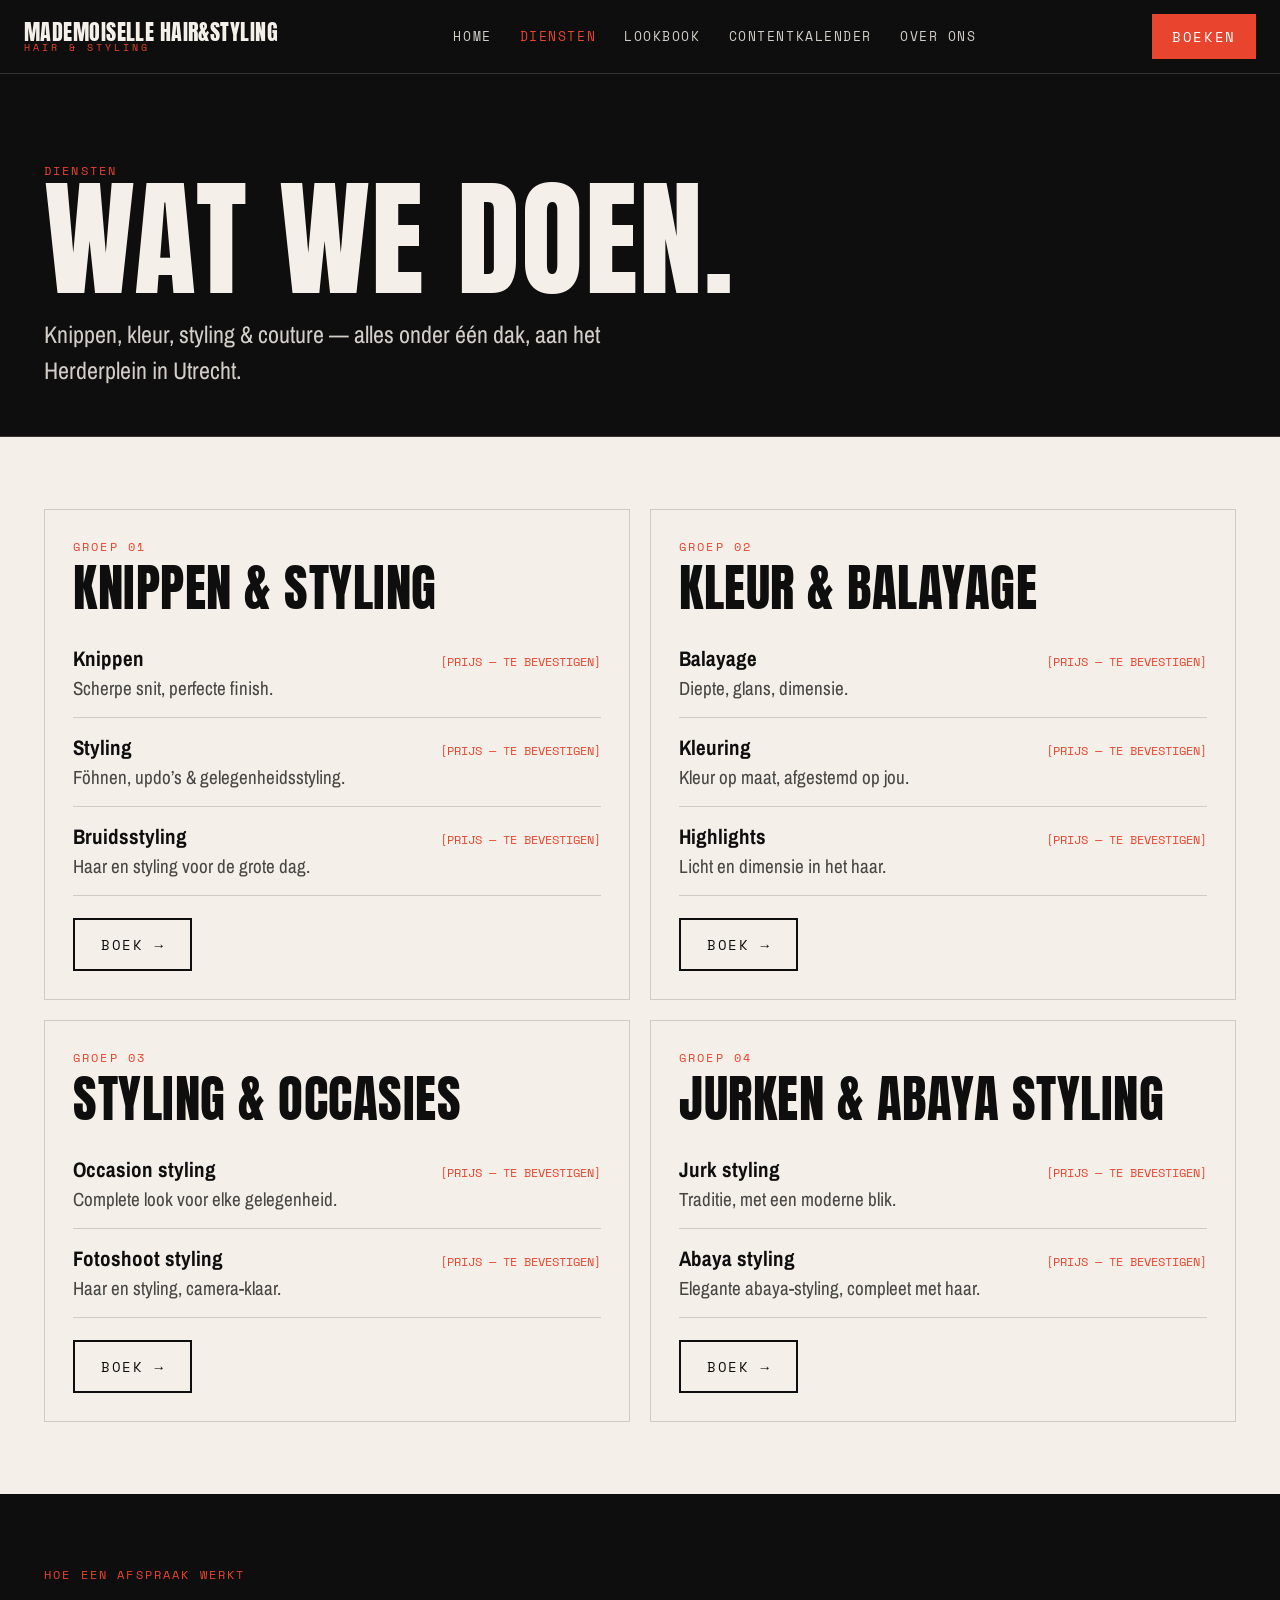
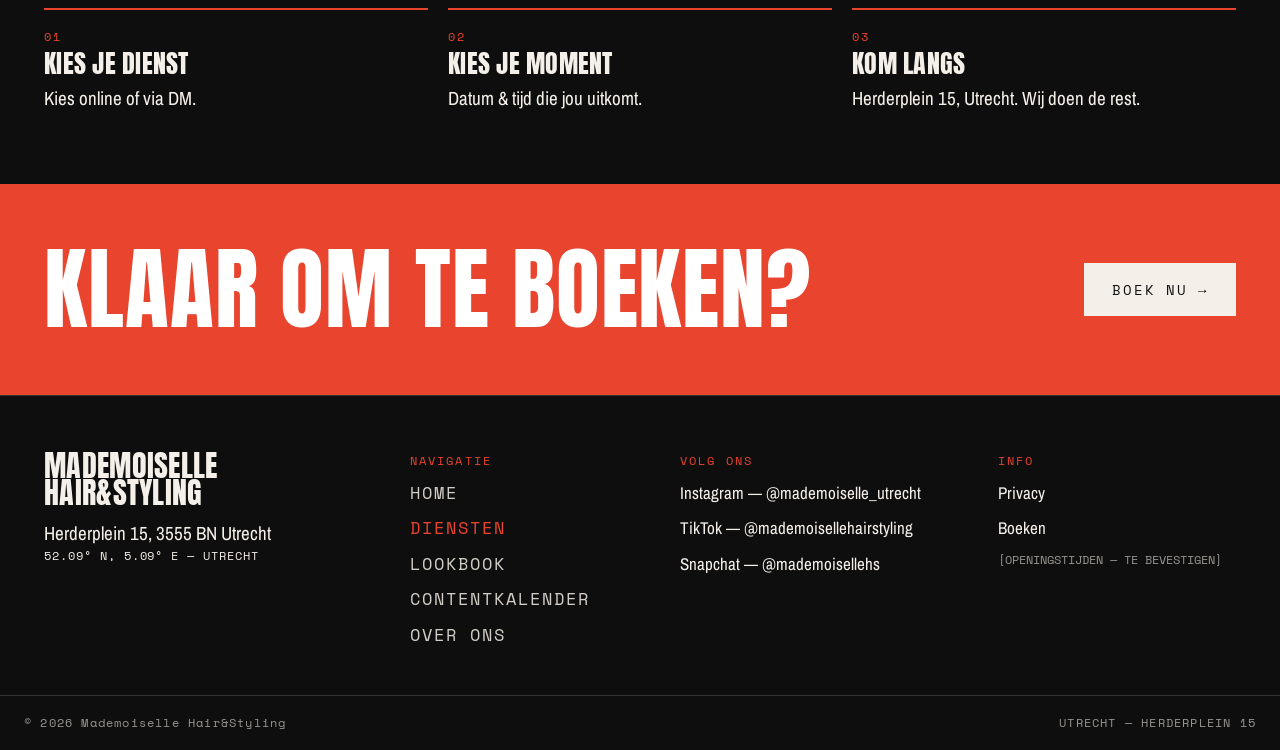
<file: diensten.html>
<!DOCTYPE html>
<html lang="nl">
<head>
<meta charset="utf-8">
<meta name="viewport" content="width=device-width, initial-scale=1">
<title>Diensten — Mademoiselle Hair&Styling</title>
<meta name="description" content="Knippen, kleur, styling & couture — diensten van Mademoiselle Hair&Styling, Utrecht.">
<link rel="stylesheet" href="/assets/css/style.css">
<link rel="icon" href="data:image/svg+xml,%3Csvg xmlns='http://www.w3.org/2000/svg' viewBox='0 0 32 32'%3E%3Crect width='32' height='32' fill='%230E0E0E'/%3E%3Ctext x='16' y='23' font-family='Arial Black' font-size='20' fill='%23E8442E' text-anchor='middle'%3EM%3C/text%3E%3C/svg%3E">

</head>
<body>
<header class="site-nav">
  <a class="brand" href="/"><span class="brand-name" data-site-name>Mademoiselle Hair&Styling</span><span class="brand-sub">HAIR &amp; STYLING</span></a>
  <nav class="nav-desktop" aria-label="Hoofdmenu"><a href="/" class="nav-link">Home</a><a href="/diensten.html" class="nav-link active">Diensten</a><a href="/lookbook.html" class="nav-link">Lookbook</a><a href="/contentkalender.html" class="nav-link">Contentkalender</a><a href="/over-ons.html" class="nav-link">Over ons</a></nav>
  <div class="nav-actions">
    <a class="btn btn-red btn-sm" href="/contact.html">Boeken</a>
    <button class="burger" id="burger" aria-label="Menu openen" aria-expanded="false"><span></span><span></span><span></span></button>
  </div>
</header>
<nav class="nav-mobile" id="mobileNav" aria-label="Mobiel menu"><a href="/" class="nav-link">Home</a><a href="/diensten.html" class="nav-link active">Diensten</a><a href="/lookbook.html" class="nav-link">Lookbook</a><a href="/contentkalender.html" class="nav-link">Contentkalender</a><a href="/over-ons.html" class="nav-link">Over ons</a><a href="/contact.html" class="nav-link">Boeken</a></nav>
<main>

<section class="page-head"><div class="wrap">
  <p class="mono-label">DIENSTEN</p>
  <h1 class="display h1">WAT WE DOEN.</h1>
  <p class="lede">Knippen, kleur, styling &amp; couture — alles onder één dak, aan het Herderplein in Utrecht.</p>
</div></section>
<section class="svc-groups"><div class="wrap">
  <article class="svc-group"><p class="mono-label">GROEP 01</p><h2 class="display h2-sm">KNIPPEN &amp; STYLING</h2>
  <ul class="svc-list">
    <li class="svc"><div><h3>Knippen</h3><p>Scherpe snit, perfecte finish.</p></div><p class="price">[PRIJS — TE BEVESTIGEN]</p></li>
    <li class="svc"><div><h3>Styling</h3><p>Föhnen, updo’s &amp; gelegenheidsstyling.</p></div><p class="price">[PRIJS — TE BEVESTIGEN]</p></li>
    <li class="svc"><div><h3>Bruidsstyling</h3><p>Haar en styling voor de grote dag.</p></div><p class="price">[PRIJS — TE BEVESTIGEN]</p></li>
  </ul><a class="btn btn-outline" href="/contact.html">Boek →</a></article>
  <article class="svc-group"><p class="mono-label">GROEP 02</p><h2 class="display h2-sm">KLEUR &amp; BALAYAGE</h2>
  <ul class="svc-list">
    <li class="svc"><div><h3>Balayage</h3><p>Diepte, glans, dimensie.</p></div><p class="price">[PRIJS — TE BEVESTIGEN]</p></li>
    <li class="svc"><div><h3>Kleuring</h3><p>Kleur op maat, afgestemd op jou.</p></div><p class="price">[PRIJS — TE BEVESTIGEN]</p></li>
    <li class="svc"><div><h3>Highlights</h3><p>Licht en dimensie in het haar.</p></div><p class="price">[PRIJS — TE BEVESTIGEN]</p></li>
  </ul><a class="btn btn-outline" href="/contact.html">Boek →</a></article>
  <article class="svc-group"><p class="mono-label">GROEP 03</p><h2 class="display h2-sm">STYLING &amp; OCCASIES</h2>
  <ul class="svc-list">
    <li class="svc"><div><h3>Occasion styling</h3><p>Complete look voor elke gelegenheid.</p></div><p class="price">[PRIJS — TE BEVESTIGEN]</p></li>
    <li class="svc"><div><h3>Fotoshoot styling</h3><p>Haar en styling, camera-klaar.</p></div><p class="price">[PRIJS — TE BEVESTIGEN]</p></li>
  </ul><a class="btn btn-outline" href="/contact.html">Boek →</a></article>
  <article class="svc-group"><p class="mono-label">GROEP 04</p><h2 class="display h2-sm">JURKEN &amp; ABAYA STYLING</h2>
  <ul class="svc-list">
    <li class="svc"><div><h3>Jurk styling</h3><p>Traditie, met een moderne blik.</p></div><p class="price">[PRIJS — TE BEVESTIGEN]</p></li>
    <li class="svc"><div><h3>Abaya styling</h3><p>Elegante abaya-styling, compleet met haar.</p></div><p class="price">[PRIJS — TE BEVESTIGEN]</p></li>
  </ul><a class="btn btn-outline" href="/contact.html">Boek →</a></article>
</div></section>
<section class="steps"><div class="wrap">
  <p class="mono-label">HOE EEN AFSPRAAK WERKT</p>
  <div class="steps-grid">
    <article><p class="mono-label">01</p><h3 class="display">KIES JE DIENST</h3><p>Kies online of via DM.</p></article>
    <article><p class="mono-label">02</p><h3 class="display">KIES JE MOMENT</h3><p>Datum &amp; tijd die jou uitkomt.</p></article>
    <article><p class="mono-label">03</p><h3 class="display">KOM LANGS</h3><p>Herderplein 15, Utrecht. Wij doen de rest.</p></article>
  </div>
</div></section>
<section class="cta-band"><div class="wrap"><h2 class="display">KLAAR OM TE BOEKEN?</h2><a class="btn btn-ivory" href="/contact.html">Boek nu →</a></div></section>

</main>
<footer class="site-footer">
  <div class="foot-grid">
    <div class="foot-brand"><span class="display foot-logo" data-site-name>Mademoiselle Hair&Styling</span>
      <p>Herderplein 15, 3555 BN Utrecht</p>
      <p class="mono-sm">52.09° N, 5.09° E — UTRECHT</p></div>
    <div class="foot-col"><p class="mono-label">NAVIGATIE</p><a href="/" class="nav-link">Home</a><a href="/diensten.html" class="nav-link active">Diensten</a><a href="/lookbook.html" class="nav-link">Lookbook</a><a href="/contentkalender.html" class="nav-link">Contentkalender</a><a href="/over-ons.html" class="nav-link">Over ons</a></div>
    <div class="foot-col"><p class="mono-label">VOLG ONS</p>
      <a href="https://www.instagram.com/mademoiselle_utrecht" rel="noopener">Instagram — @mademoiselle_utrecht</a>
      <a href="https://www.tiktok.com/@mademoisellehairstyling" rel="noopener">TikTok — @mademoisellehairstyling</a>
      <a href="https://www.snapchat.com/@mademoisellehs" rel="noopener">Snapchat — @mademoisellehs</a></div>
    <div class="foot-col"><p class="mono-label">INFO</p>
      <a href="/privacy.html">Privacy</a>
      <a href="/contact.html">Boeken</a>
      <p class="foot-note">[OPENINGSTIJDEN — TE BEVESTIGEN]</p></div>
  </div>
  <div class="foot-base"><span>© 2026 <span data-site-name>Mademoiselle Hair&Styling</span></span><span>UTRECHT — HERDERPLEIN 15</span></div>
</footer>
<nav class="tabbar" aria-label="Snelle navigatie"><a href="/" class="tab">Home</a><a href="/diensten.html" class="tab active">Diensten</a><a href="/lookbook.html" class="tab">Lookbook</a><a href="/contentkalender.html" class="tab">Kalender</a><a href="/contact.html" class="tab">Boeken</a></nav>
<script src="/assets/js/site.js"></script>
</body>
</html>
</file>
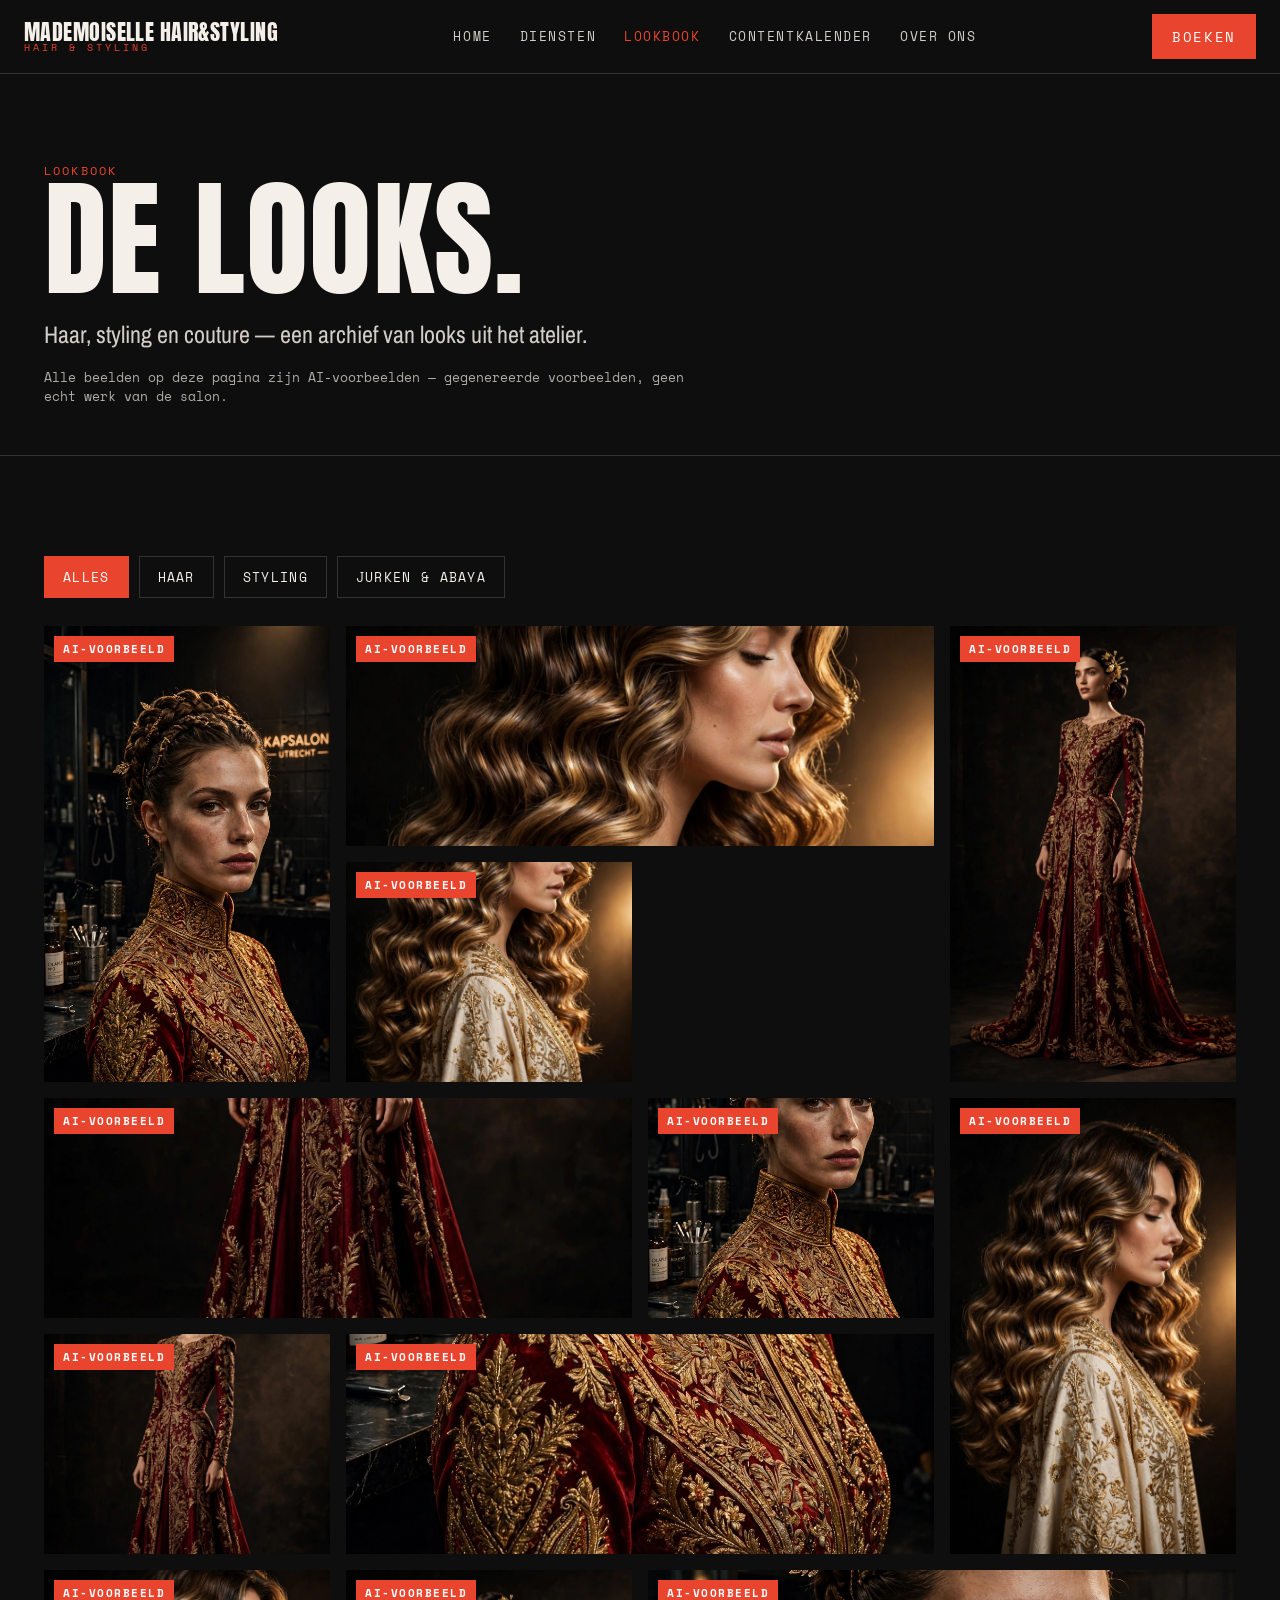
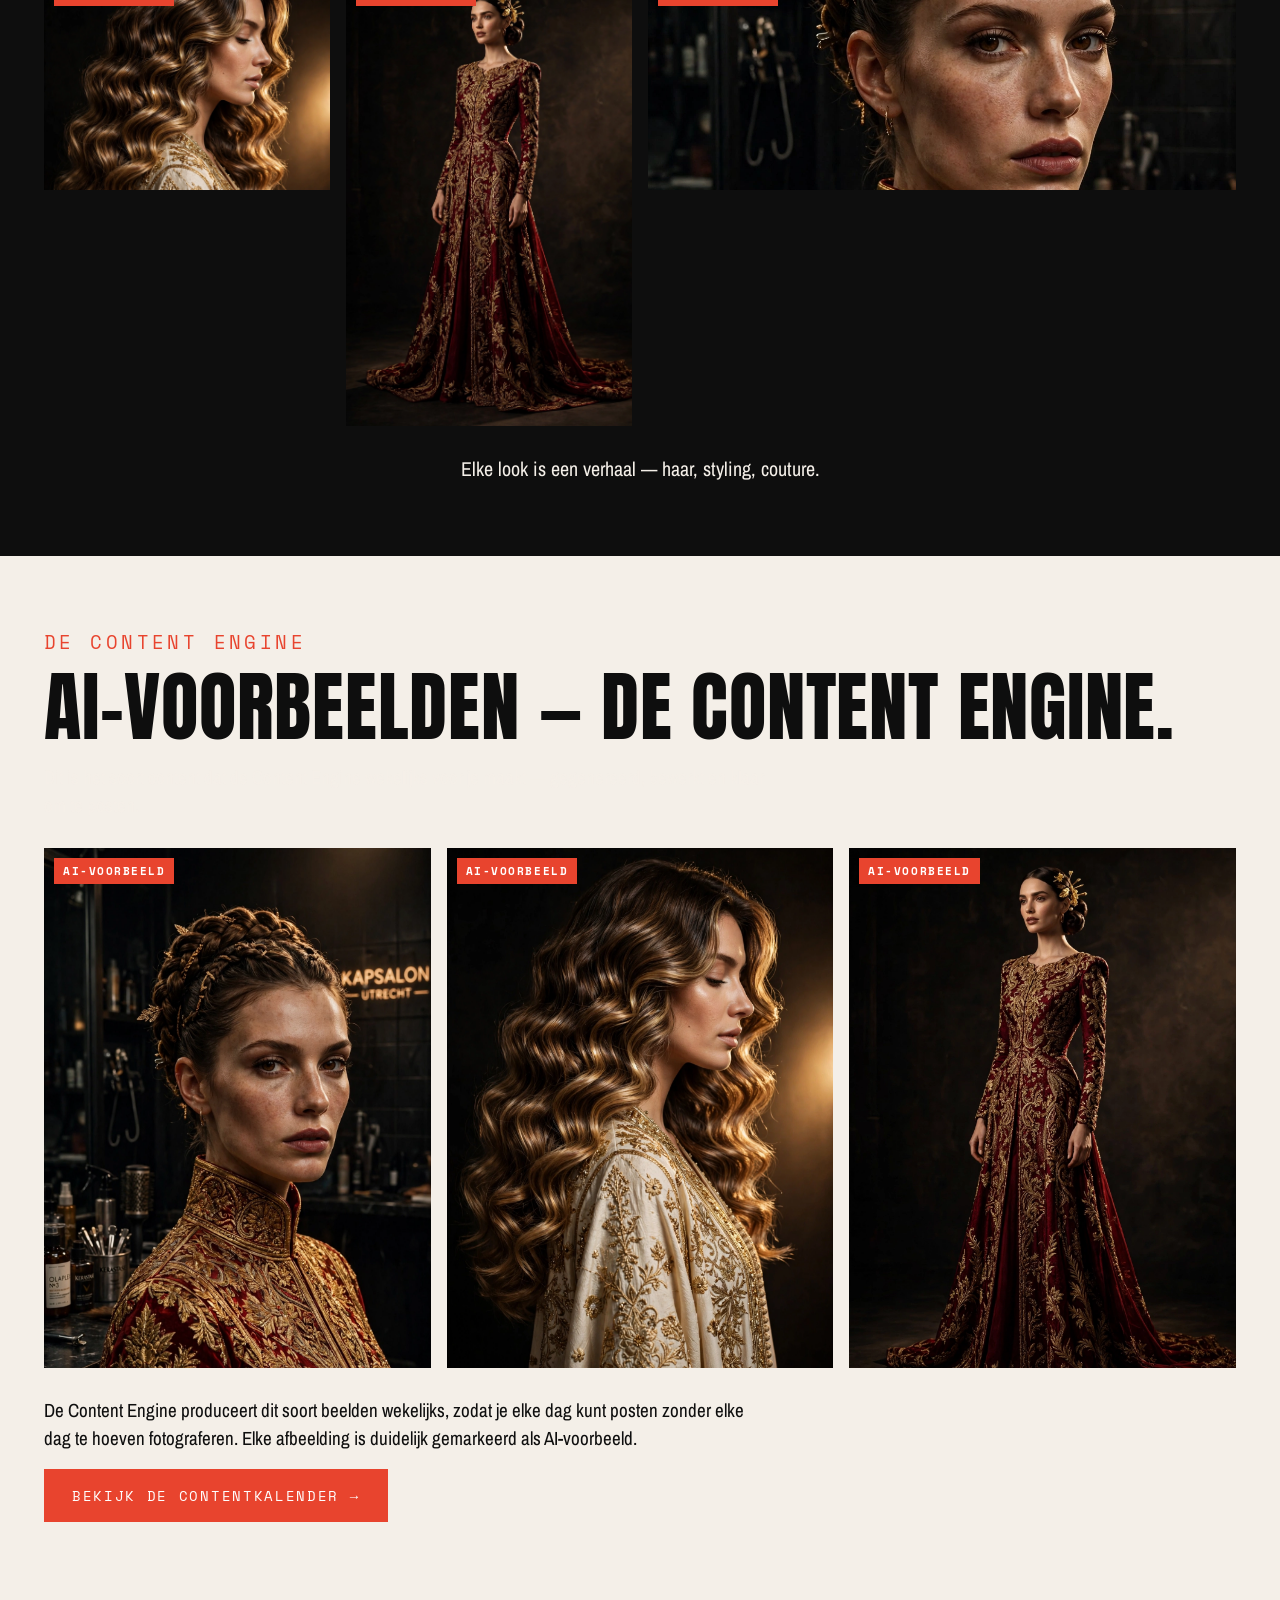
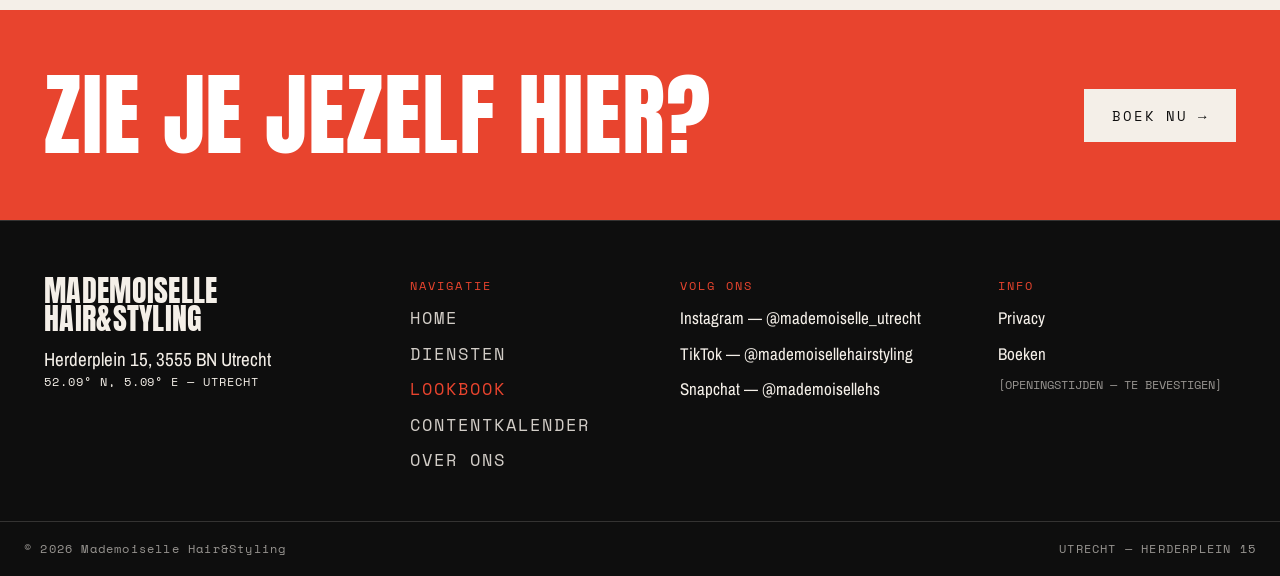
<file: lookbook.html>
<!DOCTYPE html>
<html lang="nl">
<head>
<meta charset="utf-8">
<meta name="viewport" content="width=device-width, initial-scale=1">
<title>Lookbook — Mademoiselle Hair&Styling</title>
<meta name="description" content="De looks van Mademoiselle Hair&Styling — haar, styling, jurken & abaya.">
<link rel="stylesheet" href="/assets/css/style.css">
<link rel="icon" href="data:image/svg+xml,%3Csvg xmlns='http://www.w3.org/2000/svg' viewBox='0 0 32 32'%3E%3Crect width='32' height='32' fill='%230E0E0E'/%3E%3Ctext x='16' y='23' font-family='Arial Black' font-size='20' fill='%23E8442E' text-anchor='middle'%3EM%3C/text%3E%3C/svg%3E">

</head>
<body>
<header class="site-nav">
  <a class="brand" href="/"><span class="brand-name" data-site-name>Mademoiselle Hair&Styling</span><span class="brand-sub">HAIR &amp; STYLING</span></a>
  <nav class="nav-desktop" aria-label="Hoofdmenu"><a href="/" class="nav-link">Home</a><a href="/diensten.html" class="nav-link">Diensten</a><a href="/lookbook.html" class="nav-link active">Lookbook</a><a href="/contentkalender.html" class="nav-link">Contentkalender</a><a href="/over-ons.html" class="nav-link">Over ons</a></nav>
  <div class="nav-actions">
    <a class="btn btn-red btn-sm" href="/contact.html">Boeken</a>
    <button class="burger" id="burger" aria-label="Menu openen" aria-expanded="false"><span></span><span></span><span></span></button>
  </div>
</header>
<nav class="nav-mobile" id="mobileNav" aria-label="Mobiel menu"><a href="/" class="nav-link">Home</a><a href="/diensten.html" class="nav-link">Diensten</a><a href="/lookbook.html" class="nav-link active">Lookbook</a><a href="/contentkalender.html" class="nav-link">Contentkalender</a><a href="/over-ons.html" class="nav-link">Over ons</a><a href="/contact.html" class="nav-link">Boeken</a></nav>
<main>

<section class="page-head"><div class="wrap">
  <p class="mono-label">LOOKBOOK</p>
  <h1 class="display h1">DE LOOKS.</h1>
  <p class="lede">Haar, styling en couture — een archief van looks uit het atelier.</p>
  <p class="ai-note">Alle beelden op deze pagina zijn AI-voorbeelden — gegenereerde voorbeelden, geen echt werk van de salon.</p>
</div></section>
<section class="lookbook-sec"><div class="wrap">
  <div class="filters" role="group" aria-label="Filter looks">
    <button class="chip active" data-filter="all">Alles</button>
    <button class="chip" data-filter="haar">Haar</button>
    <button class="chip" data-filter="styling">Styling</button>
    <button class="chip" data-filter="jurken">Jurken &amp; Abaya</button>
  </div>
  <div class="look-grid" id="lookGrid">
    <figure class="tile tall" data-cat="haar"><div class="tile-img"><img src="/assets/img/ai-voorbeeld-01.webp" alt="LOOK 01 — HAAR" loading="lazy" style="object-position:50% 15%"><span class="ai-badge">AI-VOORBEELD</span></div><figcaption><span class="cap-look">LOOK 01 — HAAR</span><span class="cap-note">AI-voorbeeld — gegenereerd voorbeeld, geen echt werk van de salon</span></figcaption></figure>
    <figure class="tile wide" data-cat="haar"><div class="tile-img"><img src="/assets/img/ai-voorbeeld-02.webp" alt="LOOK 02 — HAAR" loading="lazy" style="object-position:50% 30%"><span class="ai-badge">AI-VOORBEELD</span></div><figcaption><span class="cap-look">LOOK 02 — HAAR</span><span class="cap-note">AI-voorbeeld — gegenereerd voorbeeld, geen echt werk van de salon</span></figcaption></figure>
    <figure class="tile tall" data-cat="styling"><div class="tile-img"><img src="/assets/img/ai-voorbeeld-03.webp" alt="LOOK 03 — STYLING" loading="lazy" style="object-position:50% 10%"><span class="ai-badge">AI-VOORBEELD</span></div><figcaption><span class="cap-look">LOOK 03 — STYLING</span><span class="cap-note">AI-voorbeeld — gegenereerd voorbeeld, geen echt werk van de salon</span></figcaption></figure>
    <figure class="tile sq" data-cat="haar"><div class="tile-img"><img src="/assets/img/ai-voorbeeld-02.webp" alt="LOOK 04 — HAAR" loading="lazy" style="object-position:50% 60%"><span class="ai-badge">AI-VOORBEELD</span></div><figcaption><span class="cap-look">LOOK 04 — HAAR</span><span class="cap-note">AI-voorbeeld — gegenereerd voorbeeld, geen echt werk van de salon</span></figcaption></figure>
    <figure class="tile wide" data-cat="jurken"><div class="tile-img"><img src="/assets/img/ai-voorbeeld-03.webp" alt="LOOK 05 — JURKEN &amp; ABAYA" loading="lazy" style="object-position:50% 70%"><span class="ai-badge">AI-VOORBEELD</span></div><figcaption><span class="cap-look">LOOK 05 — JURKEN &amp; ABAYA</span><span class="cap-note">AI-voorbeeld — gegenereerd voorbeeld, geen echt werk van de salon</span></figcaption></figure>
    <figure class="tile sq" data-cat="styling"><div class="tile-img"><img src="/assets/img/ai-voorbeeld-01.webp" alt="LOOK 06 — STYLING" loading="lazy" style="object-position:50% 55%"><span class="ai-badge">AI-VOORBEELD</span></div><figcaption><span class="cap-look">LOOK 06 — STYLING</span><span class="cap-note">AI-voorbeeld — gegenereerd voorbeeld, geen echt werk van de salon</span></figcaption></figure>
    <figure class="tile tall" data-cat="haar"><div class="tile-img"><img src="/assets/img/ai-voorbeeld-02.webp" alt="LOOK 07 — HAAR" loading="lazy" style="object-position:50% 10%"><span class="ai-badge">AI-VOORBEELD</span></div><figcaption><span class="cap-look">LOOK 07 — HAAR</span><span class="cap-note">AI-voorbeeld — gegenereerd voorbeeld, geen echt werk van de salon</span></figcaption></figure>
    <figure class="tile sq" data-cat="jurken"><div class="tile-img"><img src="/assets/img/ai-voorbeeld-03.webp" alt="LOOK 08 — JURKEN &amp; ABAYA" loading="lazy" style="object-position:50% 40%"><span class="ai-badge">AI-VOORBEELD</span></div><figcaption><span class="cap-look">LOOK 08 — JURKEN &amp; ABAYA</span><span class="cap-note">AI-voorbeeld — gegenereerd voorbeeld, geen echt werk van de salon</span></figcaption></figure>
    <figure class="tile wide" data-cat="styling"><div class="tile-img"><img src="/assets/img/ai-voorbeeld-01.webp" alt="LOOK 09 — STYLING" loading="lazy" style="object-position:50% 80%"><span class="ai-badge">AI-VOORBEELD</span></div><figcaption><span class="cap-look">LOOK 09 — STYLING</span><span class="cap-note">AI-voorbeeld — gegenereerd voorbeeld, geen echt werk van de salon</span></figcaption></figure>
    <figure class="tile sq" data-cat="haar"><div class="tile-img"><img src="/assets/img/ai-voorbeeld-02.webp" alt="LOOK 10 — HAAR" loading="lazy" style="object-position:50% 20%"><span class="ai-badge">AI-VOORBEELD</span></div><figcaption><span class="cap-look">LOOK 10 — HAAR</span><span class="cap-note">AI-voorbeeld — gegenereerd voorbeeld, geen echt werk van de salon</span></figcaption></figure>
    <figure class="tile tall" data-cat="jurken"><div class="tile-img"><img src="/assets/img/ai-voorbeeld-03.webp" alt="LOOK 11 — JURKEN &amp; ABAYA" loading="lazy" style="object-position:50% 80%"><span class="ai-badge">AI-VOORBEELD</span></div><figcaption><span class="cap-look">LOOK 11 — JURKEN &amp; ABAYA</span><span class="cap-note">AI-voorbeeld — gegenereerd voorbeeld, geen echt werk van de salon</span></figcaption></figure>
    <figure class="tile wide" data-cat="haar"><div class="tile-img"><img src="/assets/img/ai-voorbeeld-01.webp" alt="LOOK 12 — HAAR" loading="lazy" style="object-position:50% 35%"><span class="ai-badge">AI-VOORBEELD</span></div><figcaption><span class="cap-look">LOOK 12 — HAAR</span><span class="cap-note">AI-voorbeeld — gegenereerd voorbeeld, geen echt werk van de salon</span></figcaption></figure>
  </div>
  <p class="center look-note">Elke look is een verhaal — haar, styling, couture.</p>
</div></section>
<section class="ai-section"><div class="wrap">
  <p class="mono-label">DE CONTENT ENGINE</p>
  <h2 class="display h2">AI-VOORBEELDEN — DE CONTENT ENGINE.</h2>
  <p class="lede">Dit is het soort content dat de Content Engine wekelijks voor je maakt — gegenereerd, bewerkt en klaar om te posten.</p>
  <div class="ai-grid">
    <figure class="tile tall"><div class="tile-img"><img src="/assets/img/ai-voorbeeld-01.webp" alt="AI-voorbeeld 01 — gevlochten updo en geborduurde jurk" loading="lazy" style="object-position:50% 20%"><span class="ai-badge">AI-VOORBEELD</span></div><figcaption><span class="cap-look">AI-VOORBEELD 01 — HAAR &amp; JURK</span><span class="cap-note">AI-voorbeeld — gegenereerd voorbeeld, geen echt werk van de salon</span></figcaption></figure>
    <figure class="tile tall"><div class="tile-img"><img src="/assets/img/ai-voorbeeld-02.webp" alt="AI-voorbeeld 02 — balayage met geborduurde abaya" loading="lazy" style="object-position:50% 30%"><span class="ai-badge">AI-VOORBEELD</span></div><figcaption><span class="cap-look">AI-VOORBEELD 02 — BALAYAGE &amp; ABAYA</span><span class="cap-note">AI-voorbeeld — gegenereerd voorbeeld, geen echt werk van de salon</span></figcaption></figure>
    <figure class="tile tall"><div class="tile-img"><img src="/assets/img/ai-voorbeeld-03.webp" alt="AI-voorbeeld 03 — sculpted bun met geborduurde jurk" loading="lazy" style="object-position:50% 15%"><span class="ai-badge">AI-VOORBEELD</span></div><figcaption><span class="cap-look">AI-VOORBEELD 03 — STYLING &amp; COUTURE</span><span class="cap-note">AI-voorbeeld — gegenereerd voorbeeld, geen echt werk van de salon</span></figcaption></figure>
  </div>
  <p>De Content Engine produceert dit soort beelden wekelijks, zodat je elke dag kunt posten zonder elke dag te hoeven fotograferen. Elke afbeelding is duidelijk gemarkeerd als AI-voorbeeld.</p>
  <p><a class="btn btn-red" href="/contentkalender.html">Bekijk de contentkalender →</a></p>
</div></section>
<section class="cta-band"><div class="wrap"><h2 class="display">ZIE JE JEZELF HIER?</h2><a class="btn btn-ivory" href="/contact.html">Boek nu →</a></div></section>

</main>
<footer class="site-footer">
  <div class="foot-grid">
    <div class="foot-brand"><span class="display foot-logo" data-site-name>Mademoiselle Hair&Styling</span>
      <p>Herderplein 15, 3555 BN Utrecht</p>
      <p class="mono-sm">52.09° N, 5.09° E — UTRECHT</p></div>
    <div class="foot-col"><p class="mono-label">NAVIGATIE</p><a href="/" class="nav-link">Home</a><a href="/diensten.html" class="nav-link">Diensten</a><a href="/lookbook.html" class="nav-link active">Lookbook</a><a href="/contentkalender.html" class="nav-link">Contentkalender</a><a href="/over-ons.html" class="nav-link">Over ons</a></div>
    <div class="foot-col"><p class="mono-label">VOLG ONS</p>
      <a href="https://www.instagram.com/mademoiselle_utrecht" rel="noopener">Instagram — @mademoiselle_utrecht</a>
      <a href="https://www.tiktok.com/@mademoisellehairstyling" rel="noopener">TikTok — @mademoisellehairstyling</a>
      <a href="https://www.snapchat.com/@mademoisellehs" rel="noopener">Snapchat — @mademoisellehs</a></div>
    <div class="foot-col"><p class="mono-label">INFO</p>
      <a href="/privacy.html">Privacy</a>
      <a href="/contact.html">Boeken</a>
      <p class="foot-note">[OPENINGSTIJDEN — TE BEVESTIGEN]</p></div>
  </div>
  <div class="foot-base"><span>© 2026 <span data-site-name>Mademoiselle Hair&Styling</span></span><span>UTRECHT — HERDERPLEIN 15</span></div>
</footer>
<nav class="tabbar" aria-label="Snelle navigatie"><a href="/" class="tab">Home</a><a href="/diensten.html" class="tab">Diensten</a><a href="/lookbook.html" class="tab active">Lookbook</a><a href="/contentkalender.html" class="tab">Kalender</a><a href="/contact.html" class="tab">Boeken</a></nav>
<script src="/assets/js/site.js"></script>
</body>
</html>
</file>
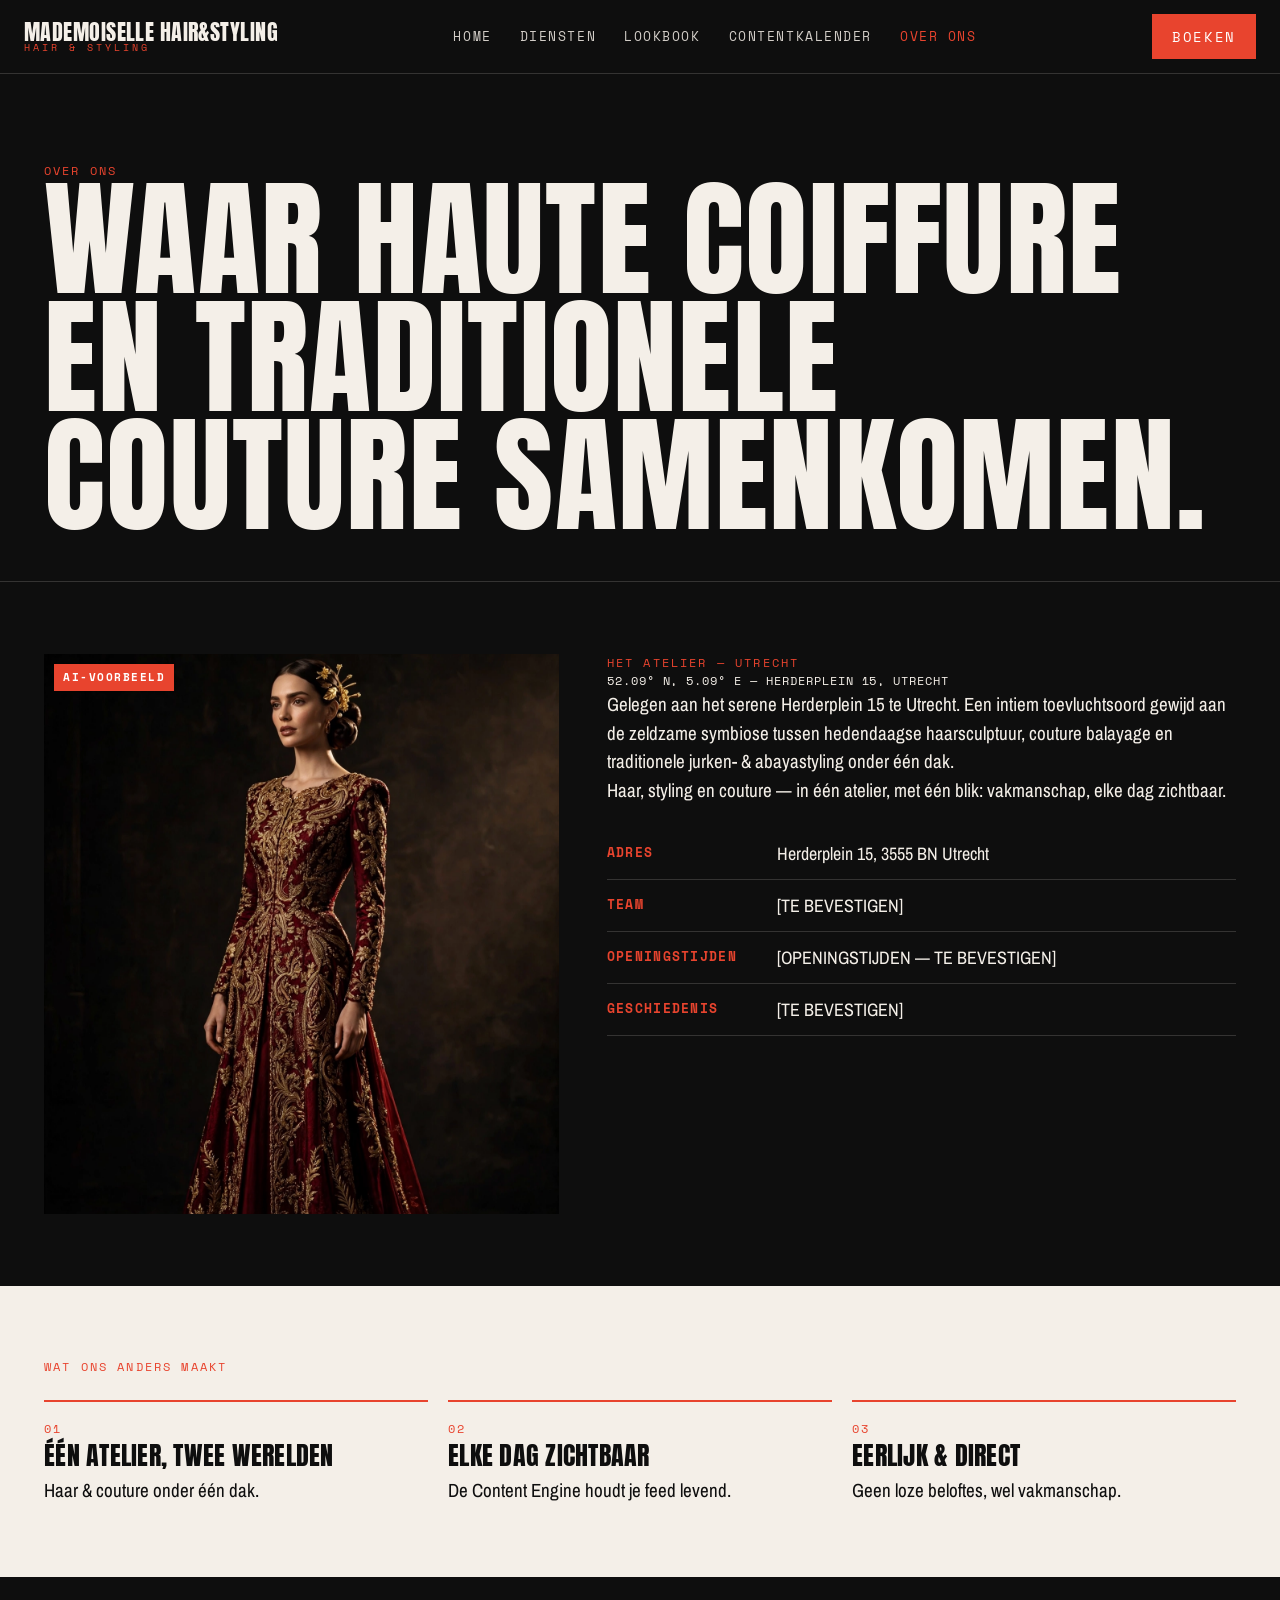
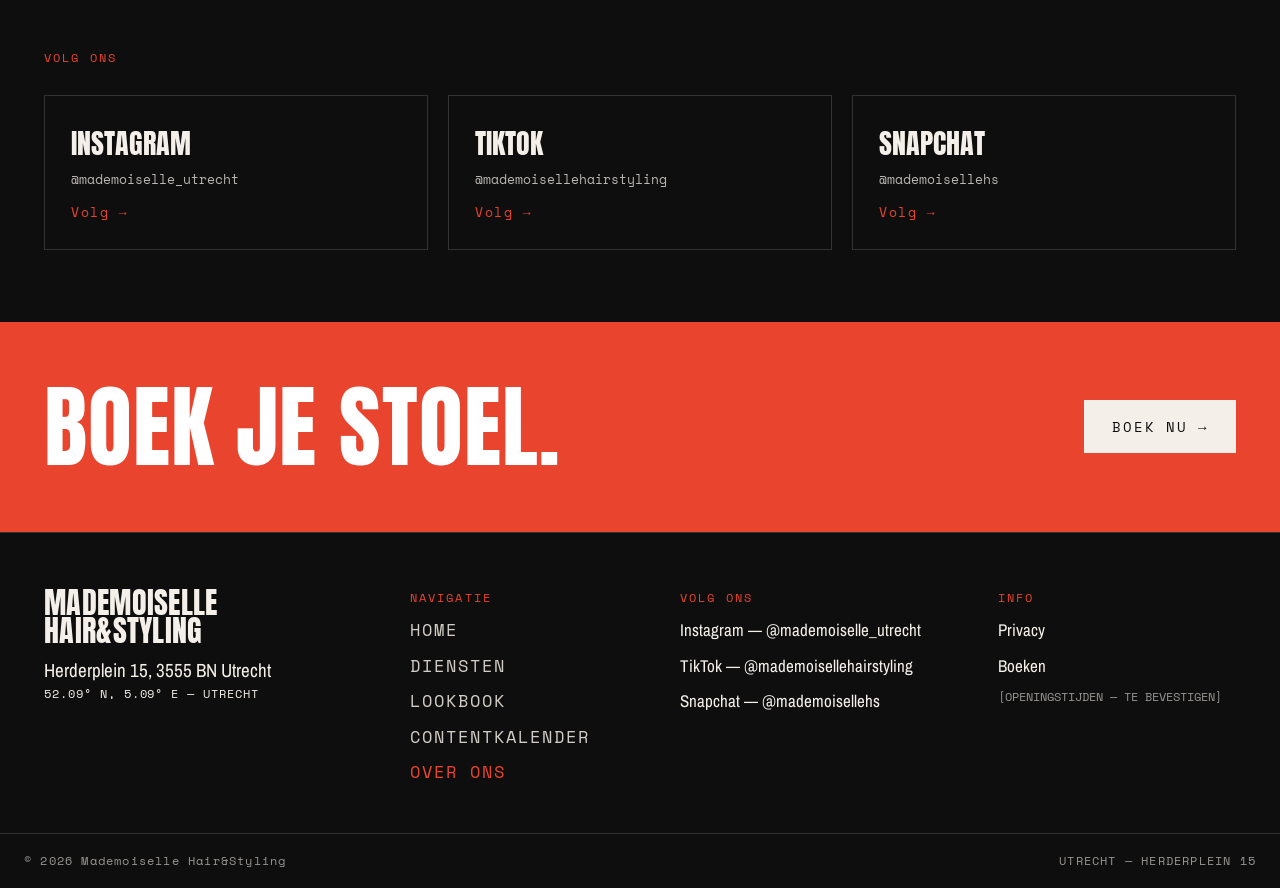
<file: over-ons.html>
<!DOCTYPE html>
<html lang="nl">
<head>
<meta charset="utf-8">
<meta name="viewport" content="width=device-width, initial-scale=1">
<title>Over ons — Mademoiselle Hair&Styling</title>
<meta name="description" content="Het atelier aan het Herderplein 15 in Utrecht — haar, styling & couture onder één dak.">
<link rel="stylesheet" href="/assets/css/style.css">
<link rel="icon" href="data:image/svg+xml,%3Csvg xmlns='http://www.w3.org/2000/svg' viewBox='0 0 32 32'%3E%3Crect width='32' height='32' fill='%230E0E0E'/%3E%3Ctext x='16' y='23' font-family='Arial Black' font-size='20' fill='%23E8442E' text-anchor='middle'%3EM%3C/text%3E%3C/svg%3E">

</head>
<body>
<header class="site-nav">
  <a class="brand" href="/"><span class="brand-name" data-site-name>Mademoiselle Hair&Styling</span><span class="brand-sub">HAIR &amp; STYLING</span></a>
  <nav class="nav-desktop" aria-label="Hoofdmenu"><a href="/" class="nav-link">Home</a><a href="/diensten.html" class="nav-link">Diensten</a><a href="/lookbook.html" class="nav-link">Lookbook</a><a href="/contentkalender.html" class="nav-link">Contentkalender</a><a href="/over-ons.html" class="nav-link active">Over ons</a></nav>
  <div class="nav-actions">
    <a class="btn btn-red btn-sm" href="/contact.html">Boeken</a>
    <button class="burger" id="burger" aria-label="Menu openen" aria-expanded="false"><span></span><span></span><span></span></button>
  </div>
</header>
<nav class="nav-mobile" id="mobileNav" aria-label="Mobiel menu"><a href="/" class="nav-link">Home</a><a href="/diensten.html" class="nav-link">Diensten</a><a href="/lookbook.html" class="nav-link">Lookbook</a><a href="/contentkalender.html" class="nav-link">Contentkalender</a><a href="/over-ons.html" class="nav-link active">Over ons</a><a href="/contact.html" class="nav-link">Boeken</a></nav>
<main>

<section class="page-head"><div class="wrap">
  <p class="mono-label">OVER ONS</p>
  <h1 class="display h1">WAAR HAUTE COIFFURE EN TRADITIONELE COUTURE SAMENKOMEN.</h1>
</div></section>
<section class="about-intro"><div class="wrap about-grid">
  <figure class="tile tall about-img"><div class="tile-img"><img src="/assets/img/ai-voorbeeld-03.webp" alt="Atelier — geborduurde couture" style="object-position:50% 15%"><span class="ai-badge">AI-VOORBEELD</span></div>
  <figcaption><span class="cap-look">N° 05 — ATELIER</span><span class="cap-note">AI-voorbeeld — gegenereerd voorbeeld, geen echt werk van de salon</span></figcaption></figure>
  <div>
    <p class="mono-label">HET ATELIER — UTRECHT</p>
    <p class="mono-sm">52.09° N, 5.09° E — HERDERPLEIN 15, UTRECHT</p>
    <p>Gelegen aan het serene Herderplein 15 te Utrecht. Een intiem toevluchtsoord gewijd aan de zeldzame symbiose tussen hedendaagse haarsculptuur, couture balayage en traditionele jurken- &amp; abayastyling onder één dak.</p>
    <p>Haar, styling en couture — in één atelier, met één blik: vakmanschap, elke dag zichtbaar.</p>
    <ul class="fact-list">
      <li><b>Adres</b><span>Herderplein 15, 3555 BN Utrecht</span></li>
      <li><b>Team</b><span>[TE BEVESTIGEN]</span></li>
      <li><b>Openingstijden</b><span>[OPENINGSTIJDEN — TE BEVESTIGEN]</span></li>
      <li><b>Geschiedenis</b><span>[TE BEVESTIGEN]</span></li>
    </ul>
  </div>
</div></section>
<section class="diff"><div class="wrap">
  <p class="mono-label">WAT ONS ANDERS MAAKT</p>
  <div class="steps-grid">
    <article><p class="mono-label">01</p><h3 class="display">ÉÉN ATELIER, TWEE WERELDEN</h3><p>Haar &amp; couture onder één dak.</p></article>
    <article><p class="mono-label">02</p><h3 class="display">ELKE DAG ZICHTBAAR</h3><p>De Content Engine houdt je feed levend.</p></article>
    <article><p class="mono-label">03</p><h3 class="display">EERLIJK &amp; DIRECT</h3><p>Geen loze beloftes, wel vakmanschap.</p></article>
  </div>
</div></section>
<section class="social-strip"><div class="wrap">
<p class="mono-label">VOLG ONS</p>
<div class="social-grid">
<a class="social-card" href="https://www.instagram.com/mademoiselle_utrecht" rel="noopener"><span class="social-name">INSTAGRAM</span><span class="social-handle">@mademoiselle_utrecht</span><span class="social-go">Volg →</span></a>
<a class="social-card" href="https://www.tiktok.com/@mademoisellehairstyling" rel="noopener"><span class="social-name">TIKTOK</span><span class="social-handle">@mademoisellehairstyling</span><span class="social-go">Volg →</span></a>
<a class="social-card" href="https://www.snapchat.com/@mademoisellehs" rel="noopener"><span class="social-name">SNAPCHAT</span><span class="social-handle">@mademoisellehs</span><span class="social-go">Volg →</span></a>
</div></div></section>
<section class="cta-band"><div class="wrap"><h2 class="display">BOEK JE STOEL.</h2><a class="btn btn-ivory" href="/contact.html">Boek nu →</a></div></section>

</main>
<footer class="site-footer">
  <div class="foot-grid">
    <div class="foot-brand"><span class="display foot-logo" data-site-name>Mademoiselle Hair&Styling</span>
      <p>Herderplein 15, 3555 BN Utrecht</p>
      <p class="mono-sm">52.09° N, 5.09° E — UTRECHT</p></div>
    <div class="foot-col"><p class="mono-label">NAVIGATIE</p><a href="/" class="nav-link">Home</a><a href="/diensten.html" class="nav-link">Diensten</a><a href="/lookbook.html" class="nav-link">Lookbook</a><a href="/contentkalender.html" class="nav-link">Contentkalender</a><a href="/over-ons.html" class="nav-link active">Over ons</a></div>
    <div class="foot-col"><p class="mono-label">VOLG ONS</p>
      <a href="https://www.instagram.com/mademoiselle_utrecht" rel="noopener">Instagram — @mademoiselle_utrecht</a>
      <a href="https://www.tiktok.com/@mademoisellehairstyling" rel="noopener">TikTok — @mademoisellehairstyling</a>
      <a href="https://www.snapchat.com/@mademoisellehs" rel="noopener">Snapchat — @mademoisellehs</a></div>
    <div class="foot-col"><p class="mono-label">INFO</p>
      <a href="/privacy.html">Privacy</a>
      <a href="/contact.html">Boeken</a>
      <p class="foot-note">[OPENINGSTIJDEN — TE BEVESTIGEN]</p></div>
  </div>
  <div class="foot-base"><span>© 2026 <span data-site-name>Mademoiselle Hair&Styling</span></span><span>UTRECHT — HERDERPLEIN 15</span></div>
</footer>
<nav class="tabbar" aria-label="Snelle navigatie"><a href="/" class="tab">Home</a><a href="/diensten.html" class="tab">Diensten</a><a href="/lookbook.html" class="tab">Lookbook</a><a href="/contentkalender.html" class="tab">Kalender</a><a href="/contact.html" class="tab">Boeken</a></nav>
<script src="/assets/js/site.js"></script>
</body>
</html>
</file>
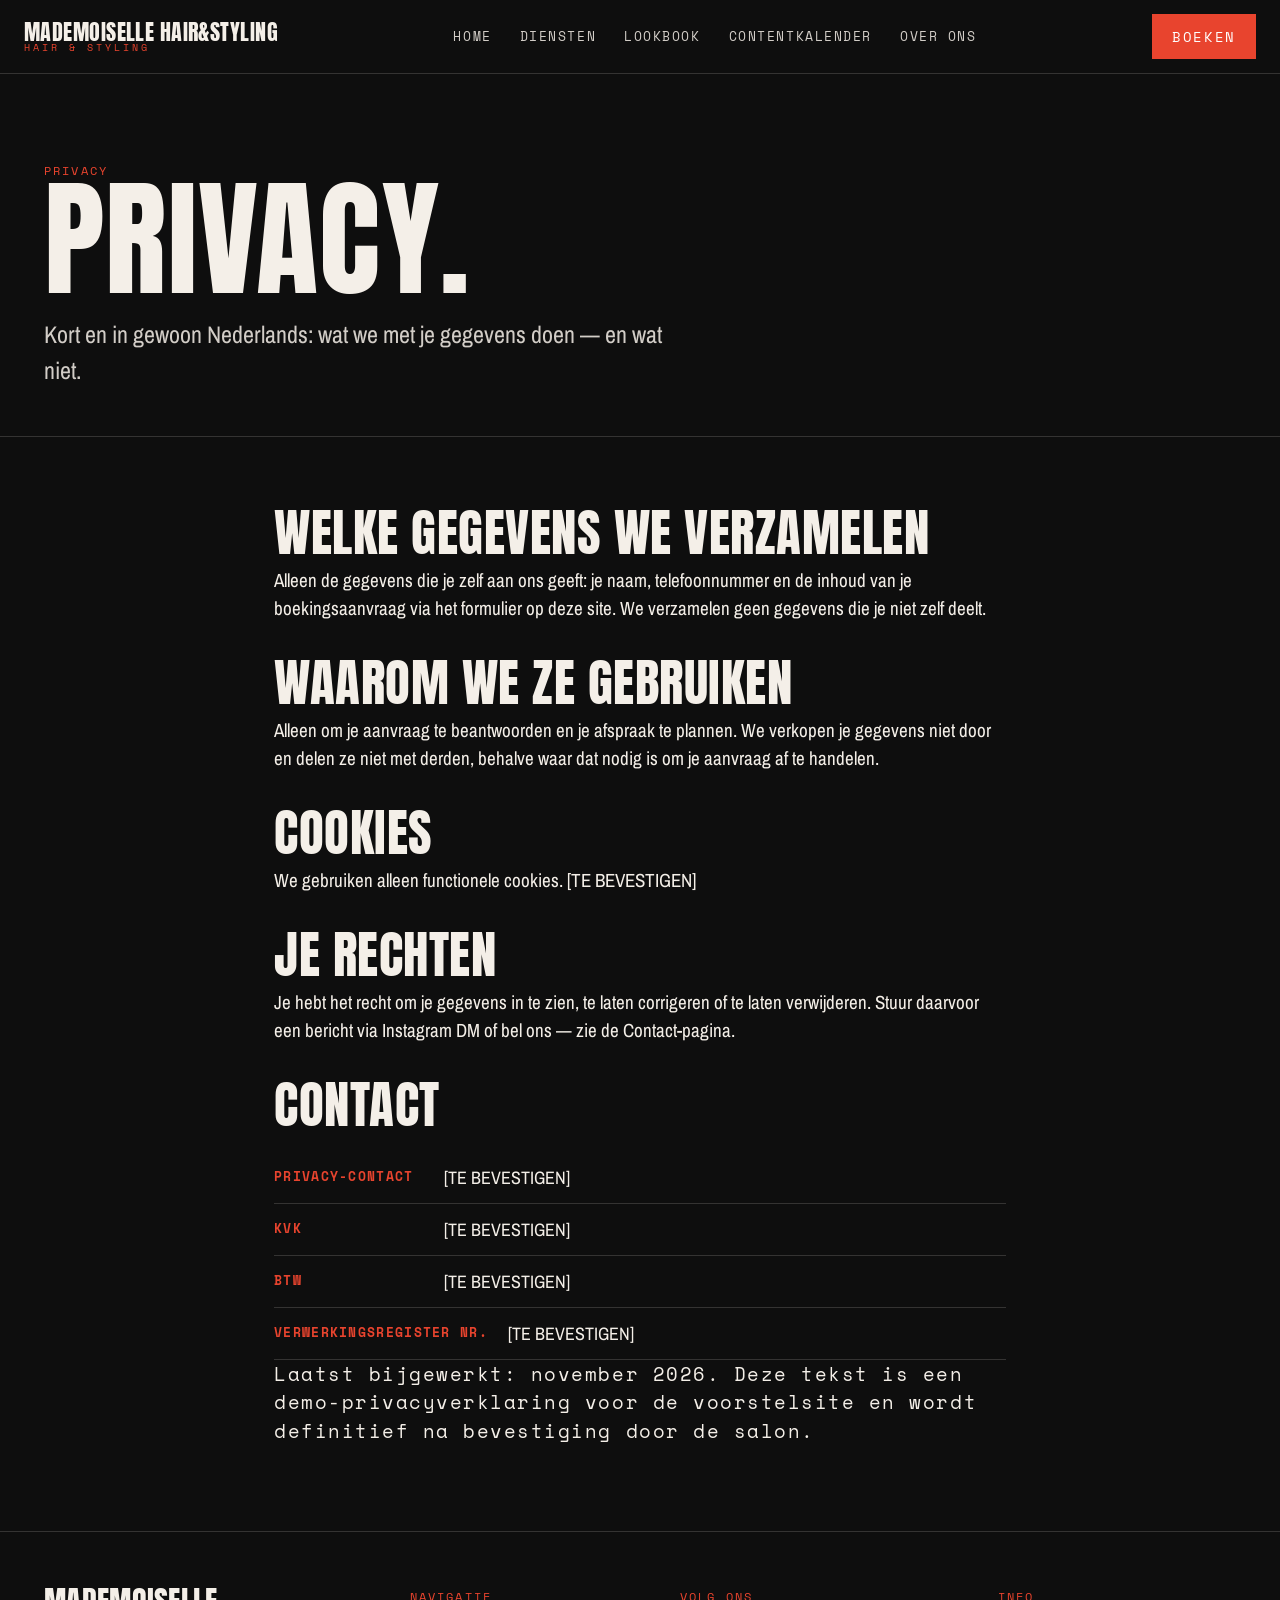
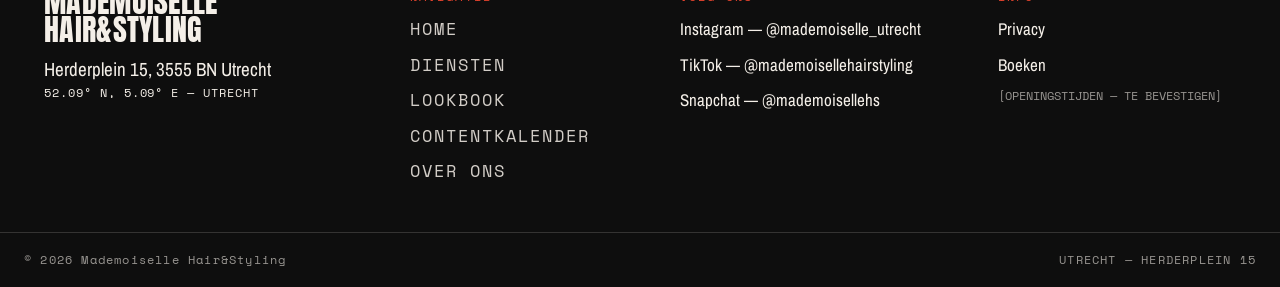
<file: privacy.html>
<!DOCTYPE html>
<html lang="nl">
<head>
<meta charset="utf-8">
<meta name="viewport" content="width=device-width, initial-scale=1">
<title>Privacy — Mademoiselle Hair&Styling</title>
<meta name="description" content="Privacyverklaring — Mademoiselle Hair&Styling.">
<link rel="stylesheet" href="/assets/css/style.css">
<link rel="icon" href="data:image/svg+xml,%3Csvg xmlns='http://www.w3.org/2000/svg' viewBox='0 0 32 32'%3E%3Crect width='32' height='32' fill='%230E0E0E'/%3E%3Ctext x='16' y='23' font-family='Arial Black' font-size='20' fill='%23E8442E' text-anchor='middle'%3EM%3C/text%3E%3C/svg%3E">

</head>
<body>
<header class="site-nav">
  <a class="brand" href="/"><span class="brand-name" data-site-name>Mademoiselle Hair&Styling</span><span class="brand-sub">HAIR &amp; STYLING</span></a>
  <nav class="nav-desktop" aria-label="Hoofdmenu"><a href="/" class="nav-link">Home</a><a href="/diensten.html" class="nav-link">Diensten</a><a href="/lookbook.html" class="nav-link">Lookbook</a><a href="/contentkalender.html" class="nav-link">Contentkalender</a><a href="/over-ons.html" class="nav-link">Over ons</a></nav>
  <div class="nav-actions">
    <a class="btn btn-red btn-sm" href="/contact.html">Boeken</a>
    <button class="burger" id="burger" aria-label="Menu openen" aria-expanded="false"><span></span><span></span><span></span></button>
  </div>
</header>
<nav class="nav-mobile" id="mobileNav" aria-label="Mobiel menu"><a href="/" class="nav-link">Home</a><a href="/diensten.html" class="nav-link">Diensten</a><a href="/lookbook.html" class="nav-link">Lookbook</a><a href="/contentkalender.html" class="nav-link">Contentkalender</a><a href="/over-ons.html" class="nav-link">Over ons</a><a href="/contact.html" class="nav-link">Boeken</a></nav>
<main>

<section class="page-head"><div class="wrap">
  <p class="mono-label">PRIVACY</p>
  <h1 class="display h1">PRIVACY.</h1>
  <p class="lede">Kort en in gewoon Nederlands: wat we met je gegevens doen — en wat niet.</p>
</div></section>
<section class="privacy-sec"><div class="wrap narrow">
  <h2 class="display h2-sm">WELKE GEGEVENS WE VERZAMELEN</h2>
  <p>Alleen de gegevens die je zelf aan ons geeft: je naam, telefoonnummer en de inhoud van je boekingsaanvraag via het formulier op deze site. We verzamelen geen gegevens die je niet zelf deelt.</p>
  <h2 class="display h2-sm">WAAROM WE ZE GEBRUIKEN</h2>
  <p>Alleen om je aanvraag te beantwoorden en je afspraak te plannen. We verkopen je gegevens niet door en delen ze niet met derden, behalve waar dat nodig is om je aanvraag af te handelen.</p>
  <h2 class="display h2-sm">COOKIES</h2>
  <p>We gebruiken alleen functionele cookies. [TE BEVESTIGEN]</p>
  <h2 class="display h2-sm">JE RECHTEN</h2>
  <p>Je hebt het recht om je gegevens in te zien, te laten corrigeren of te laten verwijderen. Stuur daarvoor een bericht via Instagram DM of bel ons — zie de Contact-pagina.</p>
  <h2 class="display h2-sm">CONTACT</h2>
  <ul class="fact-list">
    <li><b>Privacy-contact</b><span>[TE BEVESTIGEN]</span></li>
    <li><b>KVK</b><span>[TE BEVESTIGEN]</span></li>
    <li><b>BTW</b><span>[TE BEVESTIGEN]</span></li>
    <li><b>Verwerkingsregister nr.</b><span>[TE BEVESTIGEN]</span></li>
  </ul>
  <p class="mono-sm">Laatst bijgewerkt: november 2026. Deze tekst is een demo-privacyverklaring voor de voorstelsite en wordt definitief na bevestiging door de salon.</p>
</div></section>

</main>
<footer class="site-footer">
  <div class="foot-grid">
    <div class="foot-brand"><span class="display foot-logo" data-site-name>Mademoiselle Hair&Styling</span>
      <p>Herderplein 15, 3555 BN Utrecht</p>
      <p class="mono-sm">52.09° N, 5.09° E — UTRECHT</p></div>
    <div class="foot-col"><p class="mono-label">NAVIGATIE</p><a href="/" class="nav-link">Home</a><a href="/diensten.html" class="nav-link">Diensten</a><a href="/lookbook.html" class="nav-link">Lookbook</a><a href="/contentkalender.html" class="nav-link">Contentkalender</a><a href="/over-ons.html" class="nav-link">Over ons</a></div>
    <div class="foot-col"><p class="mono-label">VOLG ONS</p>
      <a href="https://www.instagram.com/mademoiselle_utrecht" rel="noopener">Instagram — @mademoiselle_utrecht</a>
      <a href="https://www.tiktok.com/@mademoisellehairstyling" rel="noopener">TikTok — @mademoisellehairstyling</a>
      <a href="https://www.snapchat.com/@mademoisellehs" rel="noopener">Snapchat — @mademoisellehs</a></div>
    <div class="foot-col"><p class="mono-label">INFO</p>
      <a href="/privacy.html">Privacy</a>
      <a href="/contact.html">Boeken</a>
      <p class="foot-note">[OPENINGSTIJDEN — TE BEVESTIGEN]</p></div>
  </div>
  <div class="foot-base"><span>© 2026 <span data-site-name>Mademoiselle Hair&Styling</span></span><span>UTRECHT — HERDERPLEIN 15</span></div>
</footer>
<nav class="tabbar" aria-label="Snelle navigatie"><a href="/" class="tab">Home</a><a href="/diensten.html" class="tab">Diensten</a><a href="/lookbook.html" class="tab">Lookbook</a><a href="/contentkalender.html" class="tab">Kalender</a><a href="/contact.html" class="tab">Boeken</a></nav>
<script src="/assets/js/site.js"></script>
</body>
</html>
</file>
<file: assets/css/style.css>
/* Mademoiselle Hair&Styling — bold editorial fashion-magazine.
   Palette: near-black #0E0E0E dominant, warm ivory #F4EFE8, ONE accent #E8442E. */
@font-face{font-family:'Anton';font-style:normal;font-weight:400;font-display:swap;src:url('/assets/fonts/anton-400.woff2') format('woff2')}
@font-face{font-family:'Archivo Narrow';font-style:normal;font-weight:400 700;font-display:swap;src:url('/assets/fonts/archivo-narrow.woff2') format('woff2')}
@font-face{font-family:'Space Mono';font-style:normal;font-weight:400;font-display:swap;src:url('/assets/fonts/space-mono-400.woff2') format('woff2')}
@font-face{font-family:'Space Mono';font-style:normal;font-weight:700;font-display:swap;src:url('/assets/fonts/space-mono-700.woff2') format('woff2')}
:root{--ink:#0E0E0E;--ink2:#1A1A1A;--ivory:#F4EFE8;--red:#E8442E;--red-dk:#B03124;--line:rgba(244,239,232,.16);--line-dk:rgba(14,14,14,.16)}
*{box-sizing:border-box;margin:0;padding:0}
html{scroll-behavior:smooth;overflow-x:hidden}
body{background:var(--ink);color:var(--ivory);font-family:'Archivo Narrow',Arial,sans-serif;font-size:19px;line-height:1.5;overflow-x:hidden;padding-bottom:0}
img{display:block;max-width:100%}
a{color:inherit}
.display{font-family:'Anton',Arial,sans-serif;text-transform:uppercase;line-height:.92;letter-spacing:.01em;font-weight:400}
.mono-label{font-family:'Space Mono',monospace;font-size:12px;letter-spacing:.18em;text-transform:uppercase;color:var(--red)}
.mono-sm{font-family:'Space Mono',monospace;font-size:12px;letter-spacing:.08em}
.wrap{max-width:1240px;margin:0 auto;padding:0 24px}
.center{text-align:center}
.h1{font-size:clamp(56px,10vw,148px)}
.h2{font-size:clamp(40px,6vw,84px);margin:12px 0 20px}
.h2-sm{font-size:clamp(30px,4vw,52px);margin:8px 0 16px}
.lede{font-size:clamp(19px,2.2vw,24px);max-width:640px;color:rgba(244,239,232,.85)}
section{padding:72px 0}
.btn{display:inline-block;font-family:'Space Mono',monospace;font-size:14px;letter-spacing:.12em;text-transform:uppercase;text-decoration:none;padding:14px 26px;border:2px solid transparent;cursor:pointer;transition:transform .18s ease,background .18s ease,color .18s ease}
.btn:hover{transform:translateY(-2px)}
.btn-red{background:var(--red);color:#fff}
.btn-red:hover{background:var(--red-dk)}
.btn-ivory{background:var(--ivory);color:var(--ink)}
.btn-outline{border-color:var(--ivory);color:var(--ivory);background:transparent}
.btn-outline:hover{background:var(--ivory);color:var(--ink)}
.btn-sm{padding:10px 18px}
/* nav */
.site-nav{position:sticky;top:0;z-index:60;display:flex;align-items:center;justify-content:space-between;gap:16px;background:var(--ink);border-bottom:1px solid var(--line);padding:14px 24px}
.brand{text-decoration:none;display:flex;flex-direction:column;line-height:1}
.brand-name{font-family:'Anton',sans-serif;font-size:22px;text-transform:uppercase;letter-spacing:.02em}
.brand-sub{font-family:'Space Mono',monospace;font-size:10px;letter-spacing:.3em;color:var(--red)}
.nav-desktop{display:flex;gap:28px}
.nav-link{font-family:'Space Mono',monospace;font-size:13px;letter-spacing:.12em;text-transform:uppercase;text-decoration:none;color:rgba(244,239,232,.85)}
.nav-link:hover,.nav-link.active{color:var(--red)}
.nav-actions{display:flex;align-items:center;gap:14px}
.burger{display:none;background:none;border:0;cursor:pointer;flex-direction:column;gap:5px;padding:6px}
.burger span{display:block;width:26px;height:2px;background:var(--ivory)}
.nav-mobile{display:none;flex-direction:column;gap:4px;background:var(--ink);border-bottom:1px solid var(--line);padding:12px 24px 18px}
.nav-mobile.open{display:flex}
.nav-mobile .nav-link{padding:10px 0;border-bottom:1px solid var(--line)}
/* hero */
.hero{position:relative;min-height:92vh;display:grid;grid-template-columns:1.05fr 1fr;padding:0}
.hero-img{position:relative;overflow:hidden;min-height:60vh}
.hero-img img{width:100%;height:100%;object-fit:cover}
.hero-copy{padding:64px 40px;display:flex;flex-direction:column;justify-content:center;gap:18px}
.hero-eyebrow{color:var(--red)}
.hero-title{font-size:clamp(52px,7.2vw,120px);overflow-wrap:break-word}
.hero-title .ch{display:inline-block;opacity:0;transform:translateY(.55em) rotate(2deg);animation:charIn .5s cubic-bezier(.16,1,.3,1) forwards}
@keyframes charIn{to{opacity:1;transform:none}}
.hero-sub{font-size:clamp(20px,2.4vw,26px);max-width:520px}
.hero-ai-note{font-family:'Space Mono',monospace;font-size:12px;color:rgba(244,239,232,.65)}
.hero-cta{display:flex;gap:14px;flex-wrap:wrap}
.hero-small{font-family:'Space Mono',monospace;font-size:12px;color:rgba(244,239,232,.6)}
.reveal-clip{clip-path:inset(0 100% 0 0);animation:clipIn 1s cubic-bezier(.16,1,.3,1) .1s forwards}
@keyframes clipIn{to{clip-path:inset(0 0 0 0)}}
/* marquee */
.marquee{background:var(--red);color:#fff;overflow:hidden;padding:10px 0;white-space:nowrap}
.marquee-track{display:inline-flex;animation:scroll 22s linear infinite}
.marquee-track span{font-family:'Anton',sans-serif;font-size:22px;letter-spacing:.06em;text-transform:uppercase;padding-right:8px}
@keyframes scroll{to{transform:translateX(-50%)}}
/* intro / sections */
.intro{background:var(--ivory);color:var(--ink)}
.intro .mono-label{color:var(--red)}
.intro-grid{display:grid;grid-template-columns:1.2fr 1fr;gap:48px;align-items:start}
.intro-body p{font-size:20px;margin-bottom:16px}
.services-teaser{background:var(--ink)}
.card-grid{display:grid;grid-template-columns:repeat(3,1fr);gap:20px;margin:32px 0}
.card{border:1px solid var(--line);padding:28px;display:flex;flex-direction:column;gap:10px;transition:border-color .2s ease,transform .2s ease}
.card:hover{border-color:var(--red);transform:translateY(-4px)}
.card h3{font-size:30px}
.card .price{font-family:'Space Mono',monospace;font-size:13px;color:var(--red)}
.card a{font-family:'Space Mono',monospace;font-size:13px;letter-spacing:.12em;text-transform:uppercase;text-decoration:none;color:var(--ivory)}
.card a:hover{color:var(--red)}
/* lookbook */
.look-grid{display:grid;grid-template-columns:repeat(4,1fr);grid-auto-rows:220px;gap:16px;margin-top:28px}
.tile{overflow:hidden;position:relative}
.tile-img{position:relative;width:100%;height:100%;overflow:hidden;background:#222}
.tile-img img{width:100%;height:100%;object-fit:cover;transition:transform .6s cubic-bezier(.16,1,.3,1)}
.tile:hover .tile-img img{transform:scale(1.07)}
.tile.tall{grid-row:span 2}
.tile.wide{grid-column:span 2}
.tile.sq{grid-row:span 1}
.tile figcaption{padding:10px 0 0;display:flex;flex-direction:column;gap:2px}
.cap-look{font-family:'Space Mono',monospace;font-size:12px;letter-spacing:.14em;color:var(--ivory)}
.cap-note{font-family:'Space Mono',monospace;font-size:11px;color:rgba(244,239,232,.6)}
.ai-badge{position:absolute;top:10px;left:10px;background:var(--red);color:#fff;font-family:'Space Mono',monospace;font-weight:700;font-size:11px;letter-spacing:.14em;padding:5px 9px;z-index:2}
.ai-badge-lg{font-size:13px;padding:7px 12px}
.look-note{margin-top:28px;font-size:20px}
.look-preview{background:var(--ivory);color:var(--ink)}
.look-preview .cap-look{color:var(--ink)}
.look-preview .cap-note{color:rgba(14,14,14,.6)}
.look-preview .look-note{color:var(--ink)}
/* engine */
.engine-teaser{background:var(--ink)}
.engine-grid{display:grid;grid-template-columns:1.2fr .8fr;gap:56px;align-items:start}
.price-big{font-family:'Anton',sans-serif;font-size:clamp(34px,4vw,52px);color:var(--red);margin:18px 0}
.price-big span{font-family:'Archivo Narrow',sans-serif;font-size:18px;color:var(--ivory)}
.mini-cal{border:1px solid var(--line);padding:24px}
.mini-cal ul{list-style:none;margin-top:14px}
.mini-cal li{display:flex;gap:16px;padding:10px 0;border-bottom:1px solid var(--line);font-size:18px}
.mini-cal li b{font-family:'Space Mono',monospace;color:var(--red);width:28px}
.engine-expl{background:var(--ivory);color:var(--ink)}
.engine-expl .mono-label{color:var(--red)}
.engine-expl>p{font-size:21px;max-width:760px;margin-bottom:36px}
/* steps */
.steps-grid{display:grid;grid-template-columns:repeat(3,1fr);gap:20px;margin-top:24px}
.steps-grid article{border-top:2px solid var(--red);padding-top:18px}
.steps-grid h3{font-size:26px;margin:6px 0 8px}
/* social */
.social-strip{background:var(--ink)}
.social-grid{display:grid;grid-template-columns:repeat(3,1fr);gap:20px;margin-top:28px}
.social-card{border:1px solid var(--line);padding:26px;text-decoration:none;display:flex;flex-direction:column;gap:6px;transition:border-color .2s ease,transform .2s ease}
.social-card:hover{border-color:var(--red);transform:translateY(-4px)}
.social-name{font-family:'Anton',sans-serif;font-size:28px}
.social-handle{font-family:'Space Mono',monospace;font-size:13px;color:rgba(244,239,232,.75)}
.social-go{font-family:'Space Mono',monospace;font-size:13px;letter-spacing:.12em;color:var(--red);margin-top:8px}
/* cta band */
.cta-band{background:var(--red);color:#fff;padding:64px 0}
.cta-band .wrap{display:flex;align-items:center;justify-content:space-between;gap:28px;flex-wrap:wrap}
.cta-band h2{font-size:clamp(44px,7vw,96px)}
/* footer */
.site-footer{border-top:1px solid var(--line);padding:56px 0 0}
.foot-grid{display:grid;grid-template-columns:1.4fr 1fr 1.2fr 1fr;gap:32px;padding:0 24px;max-width:1240px;margin:0 auto}
.foot-logo{font-size:30px;display:block;margin-bottom:12px}
.foot-col{display:flex;flex-direction:column;gap:10px}
.foot-col a{text-decoration:none;font-size:17px}
.foot-col a:hover{color:var(--red)}
.foot-note{font-family:'Space Mono',monospace;font-size:12px;color:rgba(244,239,232,.6)}
.foot-base{display:flex;justify-content:space-between;gap:16px;flex-wrap:wrap;border-top:1px solid var(--line);margin-top:48px;padding:18px 24px;font-family:'Space Mono',monospace;font-size:12px;letter-spacing:.1em;color:rgba(244,239,232,.6)}
/* page head */
.page-head{padding:88px 0 48px;border-bottom:1px solid var(--line)}
.page-head .lede{margin-top:18px}
.ai-note{font-family:'Space Mono',monospace;font-size:13px;color:rgba(244,239,232,.7);margin-top:16px;max-width:640px}
/* diensten */
.svc-groups{background:var(--ivory);color:var(--ink)}
.svc-groups .wrap{display:grid;grid-template-columns:1fr 1fr;gap:20px}
.svc-group{border:1px solid var(--line-dk);padding:28px}
.svc-group .mono-label{color:var(--red)}
.svc-list{list-style:none;margin:18px 0 22px}
.svc{display:flex;justify-content:space-between;gap:16px;align-items:baseline;padding:14px 0;border-bottom:1px solid var(--line-dk)}
.svc h3{font-size:21px}
.svc p{color:rgba(14,14,14,.75)}
.svc .price{font-family:'Space Mono',monospace;font-size:12px;color:var(--red);white-space:nowrap}
.svc-group .btn-outline{border-color:var(--ink);color:var(--ink)}
.svc-group .btn-outline:hover{background:var(--ink);color:var(--ivory)}
/* lookbook page */
.filters{display:flex;gap:10px;flex-wrap:wrap;margin:28px 0 8px}
.chip{font-family:'Space Mono',monospace;font-size:13px;letter-spacing:.1em;text-transform:uppercase;background:transparent;color:var(--ivory);border:1px solid var(--line);padding:10px 18px;cursor:pointer}
.chip:hover{border-color:var(--red)}
.chip.active{background:var(--red);border-color:var(--red);color:#fff}
.tile.hidden{display:none}
.ai-section{background:var(--ivory);color:var(--ink)}
.ai-section .mono-label{color:var(--red)}
.ai-section .cap-look{color:var(--ink)}
.ai-section .cap-note{color:rgba(14,14,14,.6)}
.ai-grid{display:grid;grid-template-columns:repeat(3,1fr);gap:16px;margin:28px 0}
.ai-grid .tile{height:520px}
.ai-section p{max-width:720px;margin-bottom:16px;font-size:19px}
/* calendar */
.cal-sec{background:var(--ivory);color:var(--ink)}
.cal-sec .mono-label{color:var(--red)}
.table-scroll{overflow-x:auto;margin-top:24px}
.cal-table{width:100%;border-collapse:collapse;min-width:760px}
.cal-table th,.cal-table td{border-bottom:1px solid var(--line-dk);padding:14px 12px;text-align:left;font-size:18px;vertical-align:top}
.cal-table th{font-family:'Space Mono',monospace;font-size:12px;letter-spacing:.14em;text-transform:uppercase;color:var(--red)}
.cal-day{font-family:'Space Mono',monospace;font-weight:700;color:var(--red)}
.cal-hook{font-style:italic}
.cal-cards{display:none}
.mockups{background:var(--ink)}
.mock-grid{display:grid;grid-template-columns:repeat(3,1fr);gap:20px;margin-top:28px}
.phone-mock{border:1px solid var(--line);padding:18px}
.phone-head{display:flex;gap:8px;font-family:'Space Mono',monospace;font-size:13px;margin-bottom:12px}
.phone-img{height:380px}
.mock-cap{margin:14px 0 6px;font-size:18px}
.engine-cta{background:var(--ink);border-top:1px solid var(--line)}
/* over ons */
.about-grid{display:grid;grid-template-columns:.9fr 1.1fr;gap:48px;align-items:start}
.about-img{height:560px}
.about-img .tile-img{height:100%}
.fact-list{list-style:none;margin-top:24px}
.fact-list li{display:flex;gap:20px;padding:12px 0;border-bottom:1px solid var(--line);font-size:18px}
.fact-list li b{font-family:'Space Mono',monospace;font-size:13px;letter-spacing:.1em;text-transform:uppercase;color:var(--red);min-width:150px;padding-top:3px}
.fact-list a{color:var(--ivory)}
.diff{background:var(--ivory);color:var(--ink)}
.diff .mono-label{color:var(--red)}
/* contact */
.contact-grid{display:grid;grid-template-columns:1.1fr .9fr;gap:56px;align-items:start}
.book-form{display:flex;flex-direction:column;gap:18px}
.book-form label{font-family:'Space Mono',monospace;font-size:13px;letter-spacing:.1em;text-transform:uppercase;display:flex;flex-direction:column;gap:8px}
.book-form input,.book-form select,.book-form textarea{background:var(--ink2);border:1px solid var(--line);color:var(--ivory);font-family:'Archivo Narrow',sans-serif;font-size:19px;padding:13px 14px;width:100%;border-radius:0}
.book-form input:focus,.book-form select:focus,.book-form textarea:focus{outline:none;border-color:var(--red)}
.form-note{font-family:'Space Mono',monospace;font-size:12px;color:rgba(244,239,232,.65);border:1px dashed var(--line);padding:12px}
.slots legend{font-family:'Space Mono',monospace;font-size:13px;letter-spacing:.1em;text-transform:uppercase;margin-bottom:10px}
.slot-chips{display:flex;gap:10px;flex-wrap:wrap}
.slot{font-family:'Space Mono',monospace;font-size:13px;background:transparent;color:var(--ivory);border:1px solid var(--line);padding:10px 16px;cursor:pointer}
.slot:hover{border-color:var(--red)}
.slot.selected{background:var(--red);border-color:var(--red);color:#fff}
.form-success{border:1px solid var(--red);padding:14px;font-size:17px}
.contact-info .fact-list li b{min-width:130px}
.dm-btns{display:flex;flex-direction:column;gap:10px;align-items:flex-start;margin:14px 0 28px}
.map-ph{border:1px dashed var(--line);padding:28px;display:flex;flex-direction:column;gap:8px;text-align:center}
/* privacy */
.narrow{max-width:780px}
.privacy-sec h2{margin:36px 0 10px}
.privacy-sec h2:first-child{margin-top:0}
.privacy-sec p{font-size:19px;margin-bottom:14px;max-width:720px}
/* tabbar */
.tabbar{display:none}
/* reveal on scroll */
.reveal{opacity:0;transform:translateY(24px);transition:opacity .7s ease,transform .7s cubic-bezier(.16,1,.3,1)}
.reveal.in{opacity:1;transform:none}
@media (max-width:900px){
  .nav-desktop{display:none}
  .site-nav{padding:12px 16px;gap:10px}
  .brand-name{font-size:17px}
  .brand-sub{display:none}
  .nav-actions .btn-sm{padding:8px 12px}
  .burger{display:flex}
  .hero{grid-template-columns:1fr;min-height:0}
  .hero-img{min-height:52vh}
  .hero-copy{padding:40px 24px}
  .intro-grid,.engine-grid,.about-grid,.contact-grid{grid-template-columns:1fr;gap:32px}
  .card-grid,.social-grid,.steps-grid,.mock-grid{grid-template-columns:1fr}
  .look-grid{grid-template-columns:repeat(2,1fr);grid-auto-rows:180px}
  .svc-groups .wrap{grid-template-columns:1fr}
  .ai-grid{grid-template-columns:1fr}
  .ai-grid .tile{height:480px}
  .foot-grid{grid-template-columns:1fr 1fr}
  .cal-table{display:none}
  .cal-cards{display:grid;grid-template-columns:1fr;gap:14px;margin-top:24px}
  .cal-card{border:1px solid var(--line-dk);padding:20px}
  .cal-card h3{font-size:21px;margin:4px 0}
  .cal-card .cal-hook{font-style:italic;margin:8px 0}
  .about-img{height:440px}
  .tabbar{display:flex;position:fixed;bottom:0;left:0;right:0;z-index:60;background:var(--ink);border-top:1px solid var(--line);justify-content:space-around;padding:10px 4px calc(10px + env(safe-area-inset-bottom))}
  .tab{font-family:'Space Mono',monospace;font-size:11px;letter-spacing:.06em;text-transform:uppercase;text-decoration:none;color:rgba(244,239,232,.7);padding:6px 4px}
  .tab.active{color:var(--red)}
  body{padding-bottom:52px}
  section{padding:56px 0}
  .page-head{padding:64px 0 36px}
}
@media (prefers-reduced-motion:reduce){
  *,*::before,*::after{animation-duration:.01ms !important;transition-duration:.01ms !important}
  .hero-title .ch{opacity:1;transform:none}
  .reveal{opacity:1;transform:none}
}
</file>
